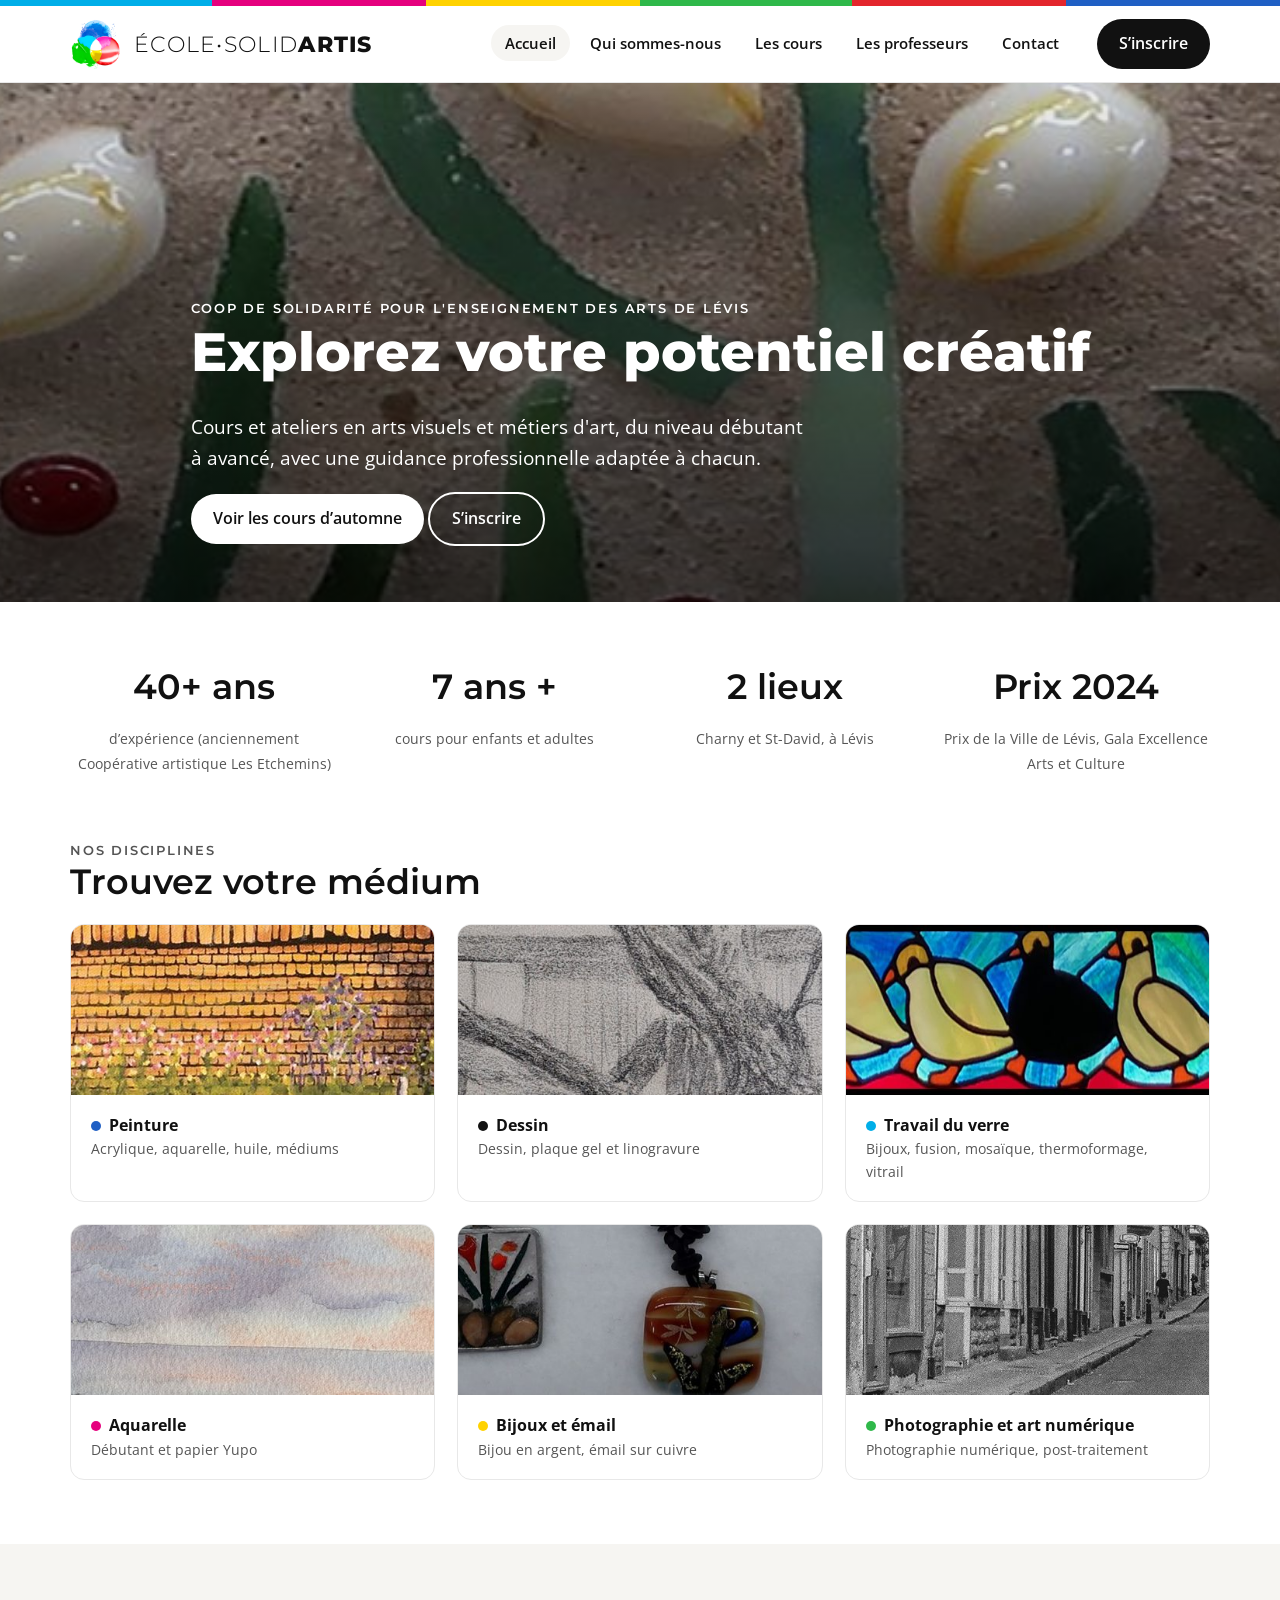
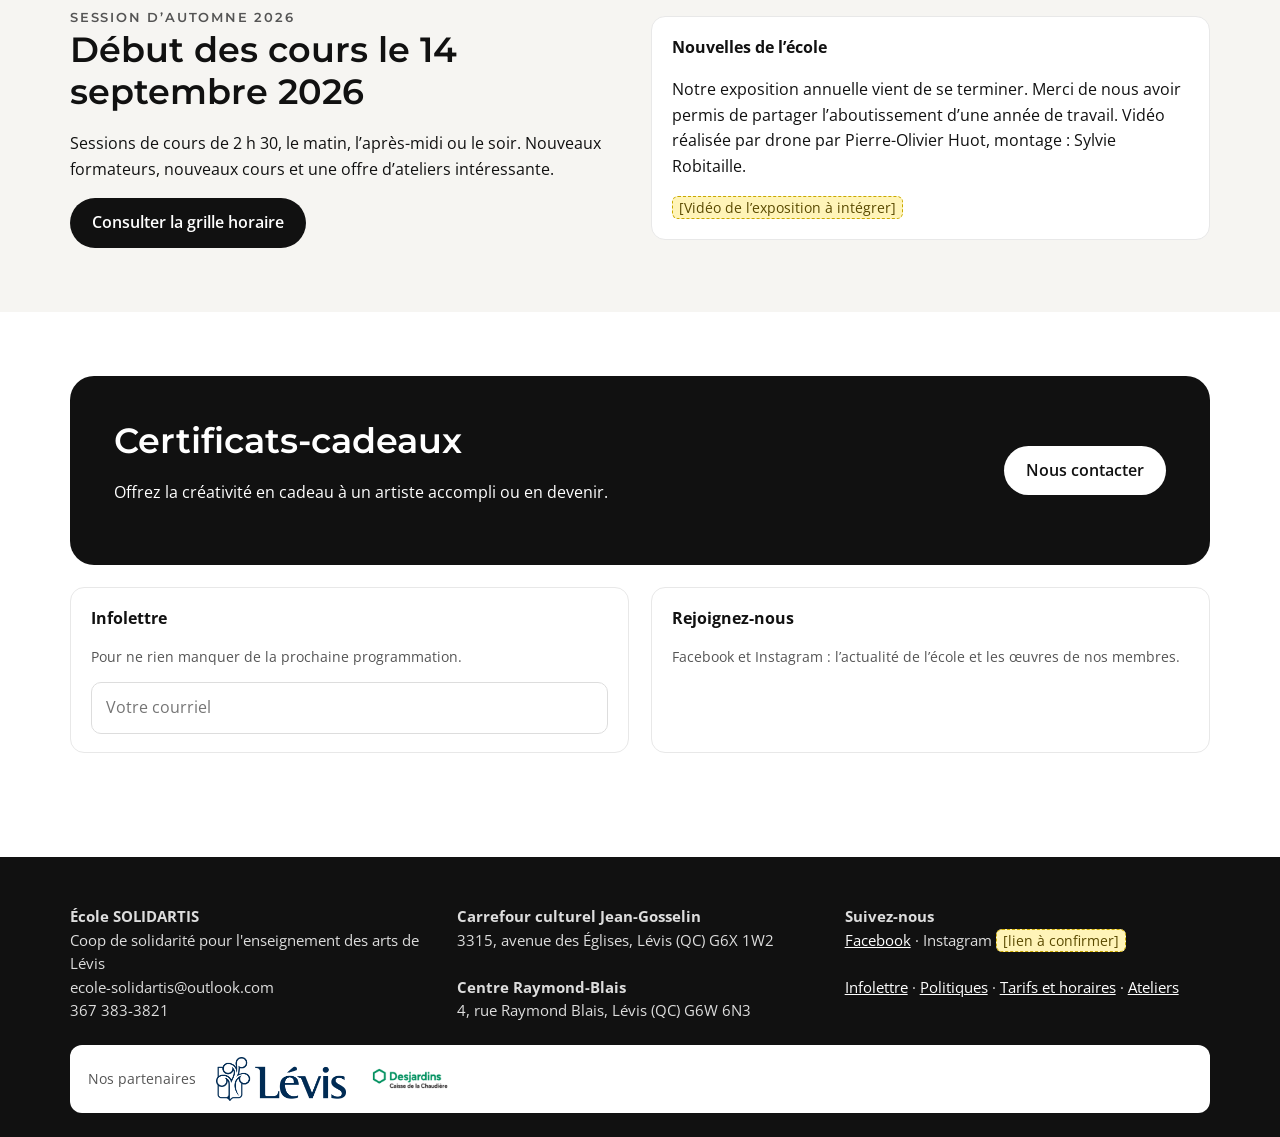
<file: index.html>
<!doctype html><html lang="fr-CA"><head><meta charset="utf-8"><meta name="viewport" content="width=device-width,initial-scale=1"><title>Accueil – École SOLIDARTIS</title><link rel="stylesheet" href="style.css"></head><body>
<div class="bar"></div><header><div class="wrap nav"><a class="brand" href="index.html"><img src="img/solidartis_logo.png" alt=""><span>ÉCOLE•SOLID<b>ARTIS</b></span></a><ul class="menu"><li><a class="on" href="index.html">Accueil</a></li><li><a class="" href="qui-sommes-nous.html">Qui sommes-nous</a></li><li><a class="" href="cours.html">Les cours</a></li><li><a class="" href="professeurs.html">Les professeurs</a></li><li><a class="" href="contact.html">Contact</a></li></ul><a class="btn" href="inscription.html">S’inscrire</a><button class="burger" aria-label="Menu" onclick="document.body.classList.toggle('open')">☰</button></div><nav class="mnav"><a href="index.html">Accueil</a><a href="qui-sommes-nous.html">Qui sommes-nous</a><a href="cours.html">Les cours</a><a href="professeurs.html">Les professeurs</a><a href="inscription.html">Inscription</a><a href="contact.html">Contact</a><a href="tarifs-horaires.html">Tarifs et horaires</a><a href="ateliers.html">Ateliers</a></nav></header>
<div class="hero"><img class="bg" src="img/mosaique.jpg" alt=""><div class="wrap"><div class="kicker" style="color:#fff">Coop de solidarité pour l'enseignement des arts de Lévis</div><h1>Explorez votre potentiel créatif</h1><p>Cours et ateliers en arts visuels et métiers d'art, du niveau débutant à avancé, avec une guidance professionnelle adaptée à chacun.</p><a class="btn" style="background:#fff;color:#111" href="cours.html">Voir les cours d’automne</a> <a class="btn alt" style="background:transparent;color:#fff;border-color:#fff" href="inscription.html">S’inscrire</a></div></div>
<section><div class="wrap"><div class="grid g4" style="text-align:center"><div><h2>40+ ans</h2><span class="note">d’expérience (anciennement Coopérative artistique Les Etchemins)</span></div><div><h2>7 ans +</h2><span class="note">cours pour enfants et adultes</span></div><div><h2>2 lieux</h2><span class="note">Charny et St-David, à Lévis</span></div><div><h2>Prix 2024</h2><span class="note">Prix de la Ville de Lévis, Gala Excellence Arts et Culture</span></div></div></div></section>
<section style="padding-top:0"><div class="wrap"><div class="kicker">Nos disciplines</div><h2>Trouvez votre médium</h2><div class="grid g3" style="margin-top:20px"><a class="card" href="cours.html" style="text-decoration:none"><img src="img/peinture.jpg" alt=""><div class="b"><span class="dot" style="background:var(--blue)"></span><b>Peinture</b><div class="note">Acrylique, aquarelle, huile, médiums</div></div></a><a class="card" href="cours.html" style="text-decoration:none"><img src="img/dessin.jpg" alt=""><div class="b"><span class="dot" style="background:var(--ink)"></span><b>Dessin</b><div class="note">Dessin, plaque gel et linogravure</div></div></a><a class="card" href="cours.html" style="text-decoration:none"><img src="img/vitrail.jpg" alt=""><div class="b"><span class="dot" style="background:var(--cyan)"></span><b>Travail du verre</b><div class="note">Bijoux, fusion, mosaïque, thermoformage, vitrail</div></div></a><a class="card" href="cours.html" style="text-decoration:none"><img src="img/aquarelle.jpg" alt=""><div class="b"><span class="dot" style="background:var(--mag)"></span><b>Aquarelle</b><div class="note">Débutant et papier Yupo</div></div></a><a class="card" href="cours.html" style="text-decoration:none"><img src="img/bijoux1.jpg" alt=""><div class="b"><span class="dot" style="background:var(--yel)"></span><b>Bijoux et émail</b><div class="note">Bijou en argent, émail sur cuivre</div></div></a><a class="card" href="cours.html" style="text-decoration:none"><img src="img/photographie.jpg" alt=""><div class="b"><span class="dot" style="background:var(--grn)"></span><b>Photographie et art numérique</b><div class="note">Photographie numérique, post-traitement</div></div></a></div></div></section>
<section style="background:var(--soft)"><div class="wrap grid g2" style="align-items:center"><div><div class="kicker">Session d’automne 2026</div><h2>Début des cours le 14 septembre 2026</h2><p>Sessions de cours de 2 h 30, le matin, l’après-midi ou le soir. Nouveaux formateurs, nouveaux cours et une offre d’ateliers intéressante.</p><a class="btn" href="cours.html">Consulter la grille horaire</a></div><div class="card"><div class="b"><b>Nouvelles de l’école</b><p>Notre exposition annuelle vient de se terminer. Merci de nous avoir permis de partager l’aboutissement d’une année de travail. Vidéo réalisée par drone par Pierre-Olivier Huot, montage : Sylvie Robitaille.</p><span class="ph">[Vidéo de l’exposition à intégrer]</span></div></div></div></section>
<section><div class="wrap"><div class="cta"><div><h2 style="color:#fff">Certificats-cadeaux</h2><p>Offrez la créativité en cadeau à un artiste accompli ou en devenir.</p></div><a class="btn" href="contact.html">Nous contacter</a></div><div class="grid g2" style="margin-top:22px"><div class="card"><div class="b"><b>Infolettre</b><p class="note">Pour ne rien manquer de la prochaine programmation.</p><input placeholder="Votre courriel"></div></div><div class="card"><div class="b"><b>Rejoignez-nous</b><p class="note">Facebook et Instagram : l’actualité de l’école et les œuvres de nos membres.</p></div></div></div></div></section>
<footer><div class="wrap grid g3"><div><b>École SOLIDARTIS</b><br>Coop de solidarité pour l'enseignement des arts de Lévis<br>ecole-solidartis@outlook.com<br>367 383-3821</div><div><b>Carrefour culturel Jean-Gosselin</b><br>3315, avenue des Églises, Lévis (QC) G6X 1W2<br><br><b>Centre Raymond-Blais</b><br>4, rue Raymond Blais, Lévis (QC) G6W 6N3</div><div><b>Suivez-nous</b><br><a href="https://www.facebook.com/ecolesolidartis?locale=fr_CA">Facebook</a> · Instagram <span class="ph">[lien à confirmer]</span><br><br><a href="contact.html#infolettre">Infolettre</a> · <a href="inscription.html#politiques">Politiques</a> · <a href="tarifs-horaires.html">Tarifs et horaires</a> · <a href="ateliers.html">Ateliers</a></div></div>
<div class="wrap"><div class="partners"><span class="note">Nos partenaires</span><img src="img/Levis.png" alt="Ville de Lévis"><img src="img/desjardins.png" alt="Desjardins"></div></div></footer>
<div class="mob-cta"><a class="btn" href="inscription.html">S’inscrire à un cours</a></div></body></html>
</file>
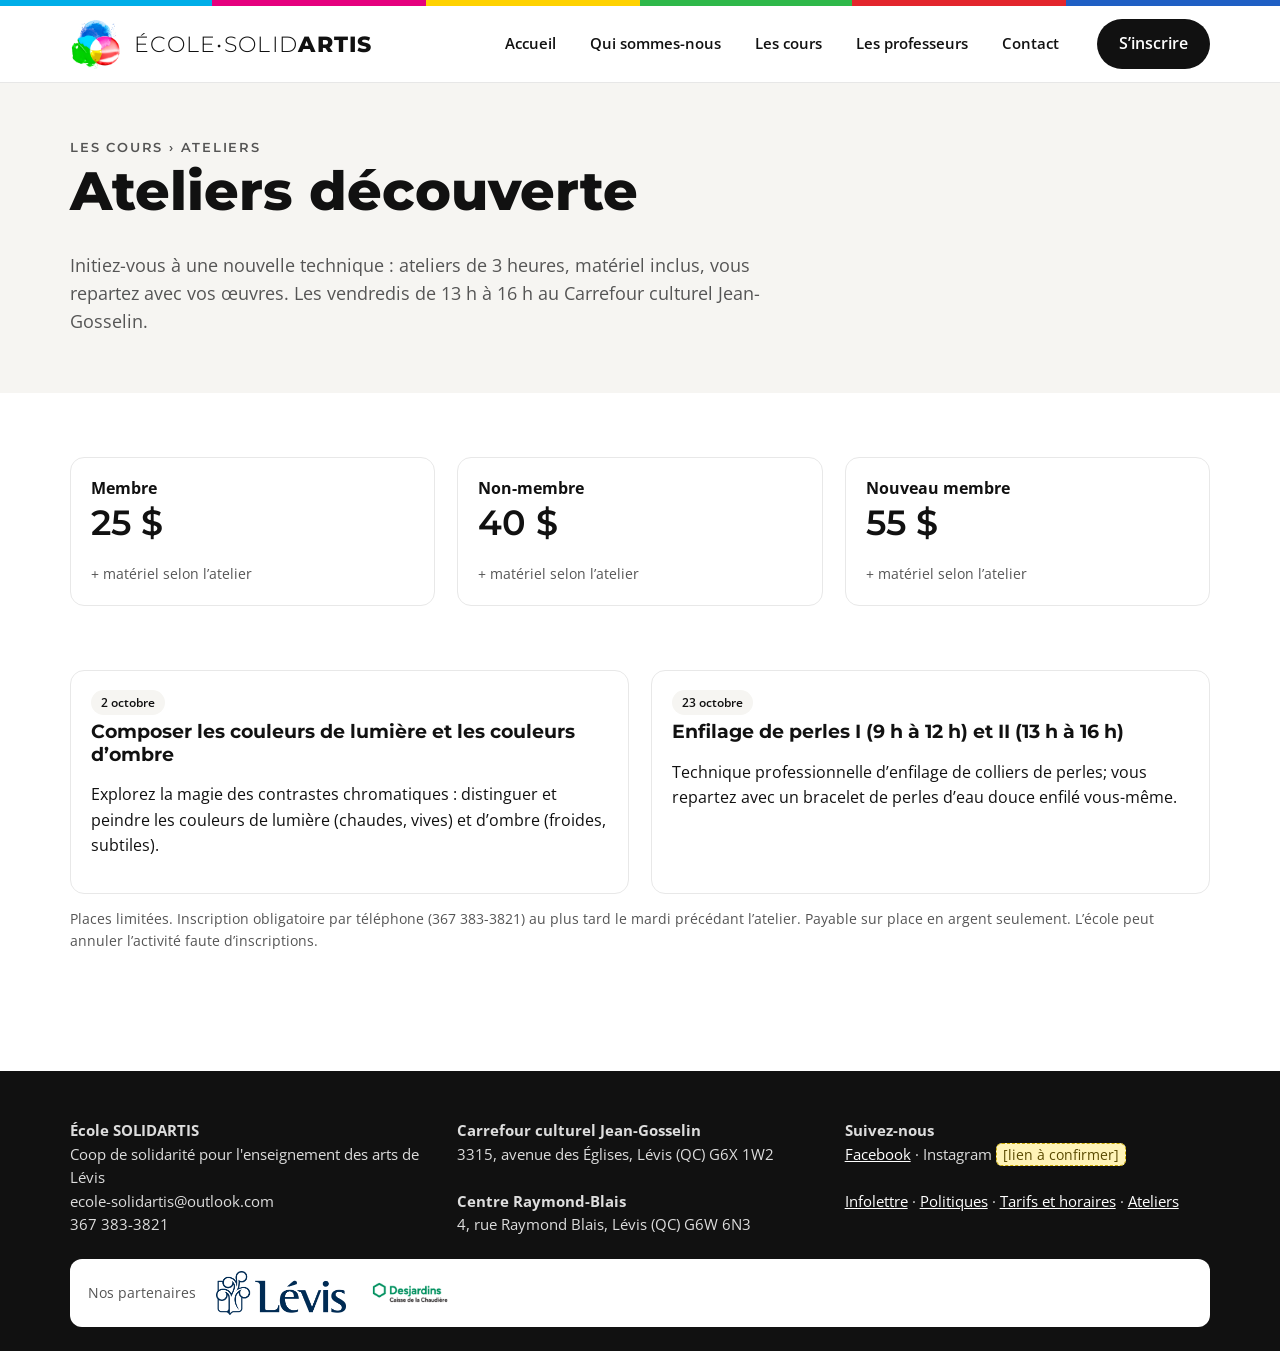
<file: ateliers.html>
<!doctype html><html lang="fr-CA"><head><meta charset="utf-8"><meta name="viewport" content="width=device-width,initial-scale=1"><title>Ateliers – École SOLIDARTIS</title><link rel="stylesheet" href="style.css"></head><body>
<div class="bar"></div><header><div class="wrap nav"><a class="brand" href="index.html"><img src="img/solidartis_logo.png" alt=""><span>ÉCOLE•SOLID<b>ARTIS</b></span></a><ul class="menu"><li><a class="" href="index.html">Accueil</a></li><li><a class="" href="qui-sommes-nous.html">Qui sommes-nous</a></li><li><a class="" href="cours.html">Les cours</a></li><li><a class="" href="professeurs.html">Les professeurs</a></li><li><a class="" href="contact.html">Contact</a></li></ul><a class="btn" href="inscription.html">S’inscrire</a><button class="burger" aria-label="Menu" onclick="document.body.classList.toggle('open')">☰</button></div><nav class="mnav"><a href="index.html">Accueil</a><a href="qui-sommes-nous.html">Qui sommes-nous</a><a href="cours.html">Les cours</a><a href="professeurs.html">Les professeurs</a><a href="inscription.html">Inscription</a><a href="contact.html">Contact</a><a href="tarifs-horaires.html">Tarifs et horaires</a><a href="ateliers.html">Ateliers</a></nav></header>
<div class="phead"><div class="wrap"><div class="kicker"><a href="cours.html">Les cours</a> › Ateliers</div><h1>Ateliers découverte</h1><p>Initiez-vous à une nouvelle technique : ateliers de 3 heures, matériel inclus, vous repartez avec vos œuvres. Les vendredis de 13 h à 16 h au Carrefour culturel Jean-Gosselin.</p></div></div>
<section><div class="wrap grid g3"><div class="card"><div class="b"><b>Membre</b><h2>25 $</h2><span class="note">+ matériel selon l’atelier</span></div></div><div class="card"><div class="b"><b>Non-membre</b><h2>40 $</h2><span class="note">+ matériel selon l’atelier</span></div></div><div class="card"><div class="b"><b>Nouveau membre</b><h2>55 $</h2><span class="note">+ matériel selon l’atelier</span></div></div></div></section>
<section style="padding-top:0"><div class="wrap grid g2"><div class="card"><div class="b"><span class="tag">2 octobre</span><h3>Composer les couleurs de lumière et les couleurs d’ombre</h3><p>Explorez la magie des contrastes chromatiques : distinguer et peindre les couleurs de lumière (chaudes, vives) et d’ombre (froides, subtiles).</p></div></div><div class="card"><div class="b"><span class="tag">23 octobre</span><h3>Enfilage de perles I (9 h à 12 h) et II (13 h à 16 h)</h3><p>Technique professionnelle d’enfilage de colliers de perles; vous repartez avec un bracelet de perles d’eau douce enfilé vous-même.</p></div></div></div>
<div class="wrap"><p class="note">Places limitées. Inscription obligatoire par téléphone (367 383-3821) au plus tard le mardi précédant l’atelier. Payable sur place en argent seulement. L’école peut annuler l’activité faute d’inscriptions.</p></div></section>
<footer><div class="wrap grid g3"><div><b>École SOLIDARTIS</b><br>Coop de solidarité pour l'enseignement des arts de Lévis<br>ecole-solidartis@outlook.com<br>367 383-3821</div><div><b>Carrefour culturel Jean-Gosselin</b><br>3315, avenue des Églises, Lévis (QC) G6X 1W2<br><br><b>Centre Raymond-Blais</b><br>4, rue Raymond Blais, Lévis (QC) G6W 6N3</div><div><b>Suivez-nous</b><br><a href="https://www.facebook.com/ecolesolidartis?locale=fr_CA">Facebook</a> · Instagram <span class="ph">[lien à confirmer]</span><br><br><a href="contact.html#infolettre">Infolettre</a> · <a href="inscription.html#politiques">Politiques</a> · <a href="tarifs-horaires.html">Tarifs et horaires</a> · <a href="ateliers.html">Ateliers</a></div></div>
<div class="wrap"><div class="partners"><span class="note">Nos partenaires</span><img src="img/Levis.png" alt="Ville de Lévis"><img src="img/desjardins.png" alt="Desjardins"></div></div></footer>
<div class="mob-cta"><a class="btn" href="inscription.html">S’inscrire à un cours</a></div></body></html>
</file>
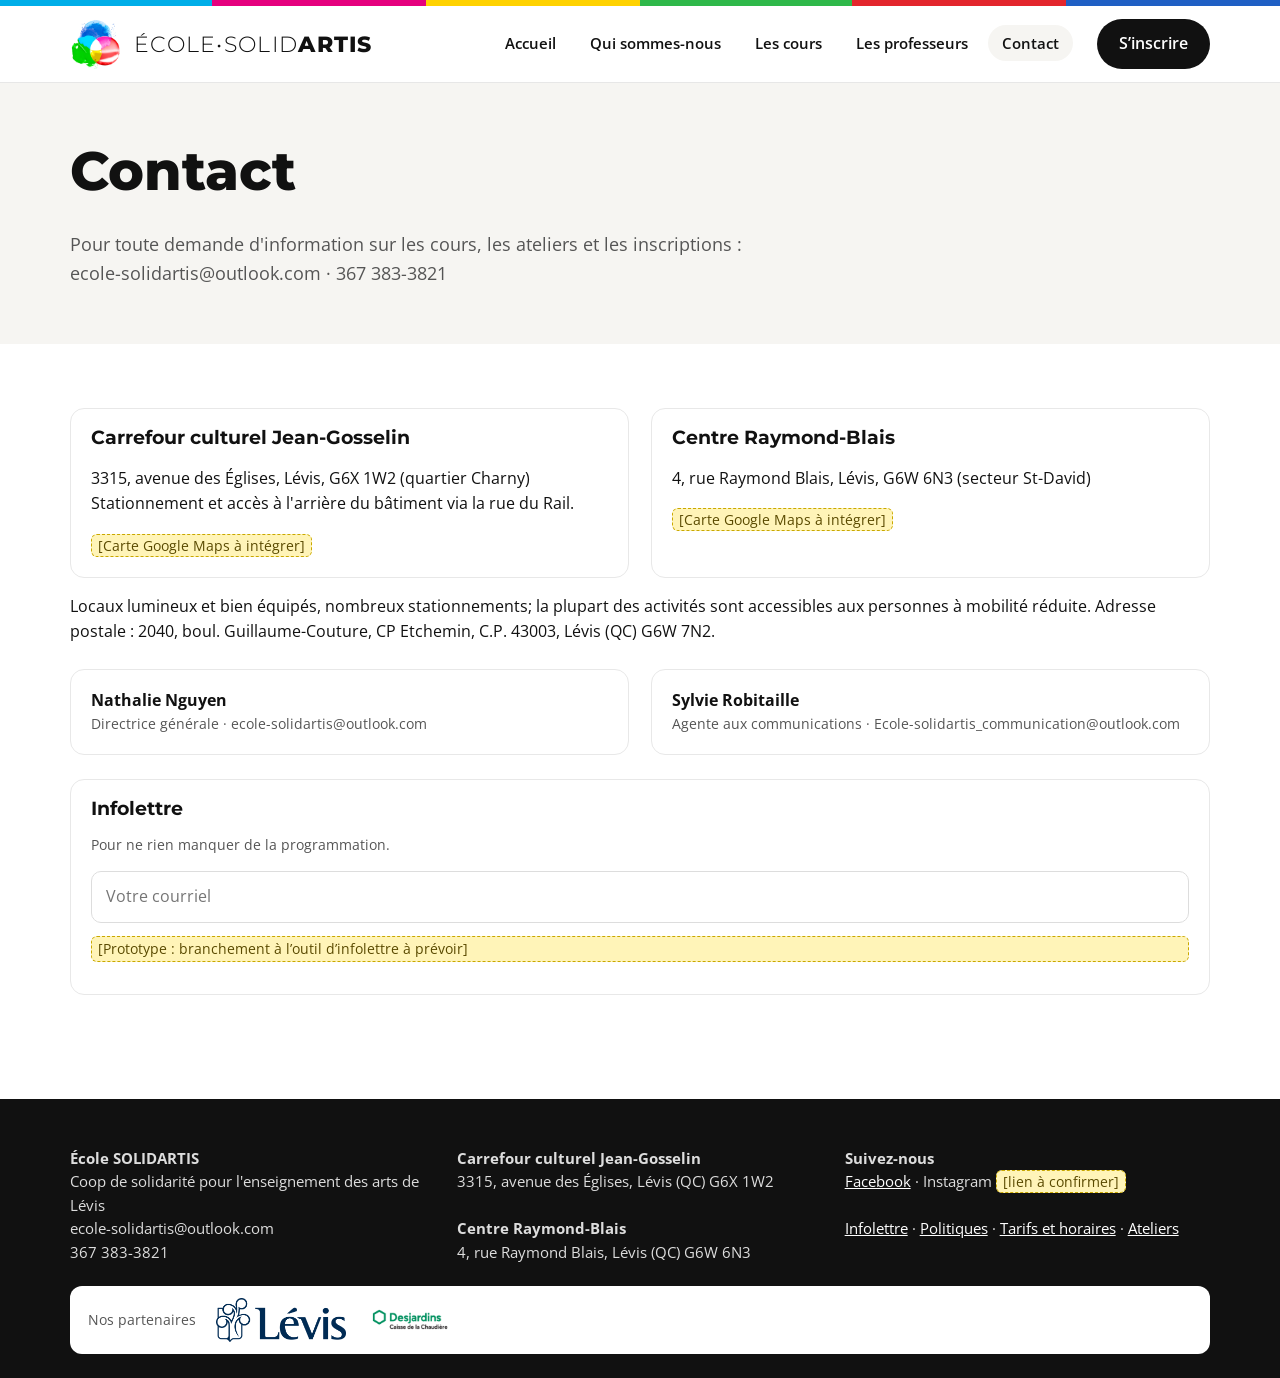
<file: contact.html>
<!doctype html><html lang="fr-CA"><head><meta charset="utf-8"><meta name="viewport" content="width=device-width,initial-scale=1"><title>Contact – École SOLIDARTIS</title><link rel="stylesheet" href="style.css"></head><body>
<div class="bar"></div><header><div class="wrap nav"><a class="brand" href="index.html"><img src="img/solidartis_logo.png" alt=""><span>ÉCOLE•SOLID<b>ARTIS</b></span></a><ul class="menu"><li><a class="" href="index.html">Accueil</a></li><li><a class="" href="qui-sommes-nous.html">Qui sommes-nous</a></li><li><a class="" href="cours.html">Les cours</a></li><li><a class="" href="professeurs.html">Les professeurs</a></li><li><a class="on" href="contact.html">Contact</a></li></ul><a class="btn" href="inscription.html">S’inscrire</a><button class="burger" aria-label="Menu" onclick="document.body.classList.toggle('open')">☰</button></div><nav class="mnav"><a href="index.html">Accueil</a><a href="qui-sommes-nous.html">Qui sommes-nous</a><a href="cours.html">Les cours</a><a href="professeurs.html">Les professeurs</a><a href="inscription.html">Inscription</a><a href="contact.html">Contact</a><a href="tarifs-horaires.html">Tarifs et horaires</a><a href="ateliers.html">Ateliers</a></nav></header>
<div class="phead"><div class="wrap"><h1>Contact</h1><p>Pour toute demande d'information sur les cours, les ateliers et les inscriptions : ecole-solidartis@outlook.com · 367 383-3821</p></div></div>
<section><div class="wrap grid g2"><div class="card"><div class="b"><h3>Carrefour culturel Jean-Gosselin</h3><p>3315, avenue des Églises, Lévis, G6X 1W2 (quartier Charny)<br>Stationnement et accès à l'arrière du bâtiment via la rue du Rail.</p><span class="ph">[Carte Google Maps à intégrer]</span></div></div><div class="card"><div class="b"><h3>Centre Raymond-Blais</h3><p>4, rue Raymond Blais, Lévis, G6W 6N3 (secteur St-David)</p><span class="ph">[Carte Google Maps à intégrer]</span></div></div></div>
<div class="wrap"><p>Locaux lumineux et bien équipés, nombreux stationnements; la plupart des activités sont accessibles aux personnes à mobilité réduite. Adresse postale : 2040, boul. Guillaume-Couture, CP Etchemin, C.P. 43003, Lévis (QC) G6W 7N2.</p>
<div class="grid g2" style="margin-top:24px"><div class="card"><div class="b"><b>Nathalie Nguyen</b><div class="note">Directrice générale · ecole-solidartis@outlook.com</div></div></div><div class="card"><div class="b"><b>Sylvie Robitaille</b><div class="note">Agente aux communications · Ecole-solidartis_communication@outlook.com</div></div></div></div>
<div class="card" id="infolettre" style="margin-top:24px"><div class="b"><h3>Infolettre</h3><p class="note">Pour ne rien manquer de la programmation.</p><input placeholder="Votre courriel"><p class="ph">[Prototype : branchement à l’outil d’infolettre à prévoir]</p></div></div></div></section>
<footer><div class="wrap grid g3"><div><b>École SOLIDARTIS</b><br>Coop de solidarité pour l'enseignement des arts de Lévis<br>ecole-solidartis@outlook.com<br>367 383-3821</div><div><b>Carrefour culturel Jean-Gosselin</b><br>3315, avenue des Églises, Lévis (QC) G6X 1W2<br><br><b>Centre Raymond-Blais</b><br>4, rue Raymond Blais, Lévis (QC) G6W 6N3</div><div><b>Suivez-nous</b><br><a href="https://www.facebook.com/ecolesolidartis?locale=fr_CA">Facebook</a> · Instagram <span class="ph">[lien à confirmer]</span><br><br><a href="contact.html#infolettre">Infolettre</a> · <a href="inscription.html#politiques">Politiques</a> · <a href="tarifs-horaires.html">Tarifs et horaires</a> · <a href="ateliers.html">Ateliers</a></div></div>
<div class="wrap"><div class="partners"><span class="note">Nos partenaires</span><img src="img/Levis.png" alt="Ville de Lévis"><img src="img/desjardins.png" alt="Desjardins"></div></div></footer>
<div class="mob-cta"><a class="btn" href="inscription.html">S’inscrire à un cours</a></div></body></html>
</file>
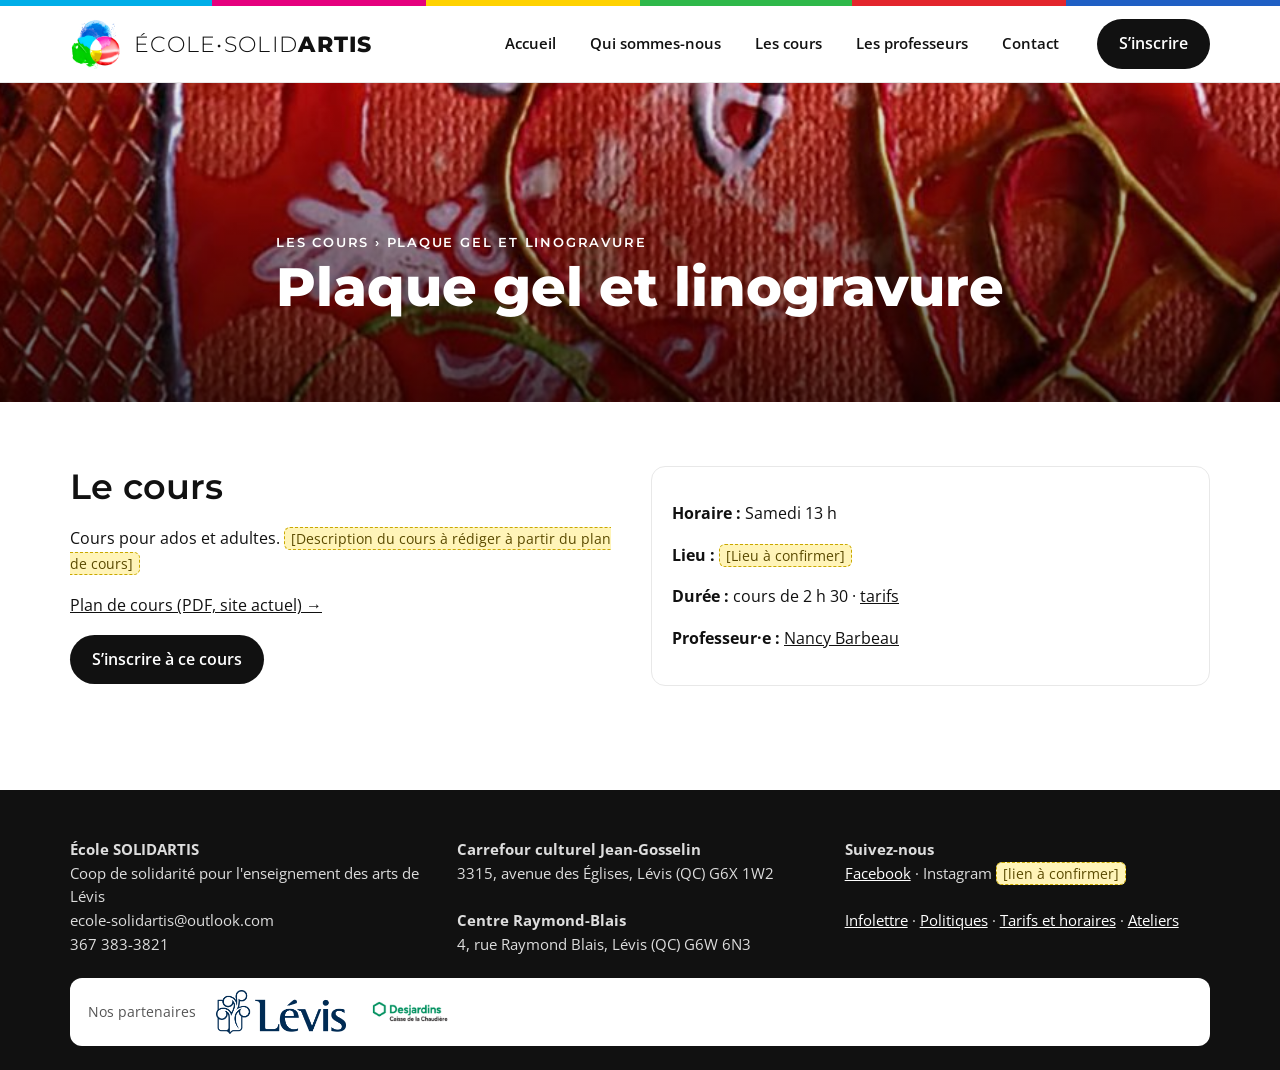
<file: cours-plaque-gel-linogravure.html>
<!doctype html><html lang="fr-CA"><head><meta charset="utf-8"><meta name="viewport" content="width=device-width,initial-scale=1"><title>Plaque gel et linogravure – École SOLIDARTIS</title><link rel="stylesheet" href="style.css"></head><body>
<div class="bar"></div><header><div class="wrap nav"><a class="brand" href="index.html"><img src="img/solidartis_logo.png" alt=""><span>ÉCOLE•SOLID<b>ARTIS</b></span></a><ul class="menu"><li><a class="" href="index.html">Accueil</a></li><li><a class="" href="qui-sommes-nous.html">Qui sommes-nous</a></li><li><a class="" href="cours.html">Les cours</a></li><li><a class="" href="professeurs.html">Les professeurs</a></li><li><a class="" href="contact.html">Contact</a></li></ul><a class="btn" href="inscription.html">S’inscrire</a><button class="burger" aria-label="Menu" onclick="document.body.classList.toggle('open')">☰</button></div><nav class="mnav"><a href="index.html">Accueil</a><a href="qui-sommes-nous.html">Qui sommes-nous</a><a href="cours.html">Les cours</a><a href="professeurs.html">Les professeurs</a><a href="inscription.html">Inscription</a><a href="contact.html">Contact</a><a href="tarifs-horaires.html">Tarifs et horaires</a><a href="ateliers.html">Ateliers</a></nav></header>
<div class="hero" style="min-height:320px"><img class="bg" src="img/TECHMixte.jpg" alt=""><div class="wrap"><div class="kicker" style="color:#fff"><a href="cours.html">Les cours</a> › Plaque gel et linogravure</div><h1>Plaque gel et linogravure</h1></div></div>
<section><div class="wrap grid g2"><div><h2>Le cours</h2><p>Cours pour ados et adultes. <span class="ph">[Description du cours à rédiger à partir du plan de cours]</span></p><p><a href="https://ecolesolidartis.ca/pdf/plc_Lino_Plaque_gel_N_Barbeau.pdf">Plan de cours (PDF, site actuel) →</a></p><a class="btn" href="inscription.html">S’inscrire à ce cours</a></div>
<div class="card"><div class="b"><p><b>Horaire :</b> Samedi 13 h</p><p><b>Lieu :</b> <span class="ph">[Lieu à confirmer]</span></p><p><b>Durée :</b> cours de 2 h 30 · <a href="tarifs-horaires.html">tarifs</a></p><p><b>Professeur·e :</b> <a href="prof-nancy-barbeau.html">Nancy Barbeau</a></p></div></div></div></section>
<footer><div class="wrap grid g3"><div><b>École SOLIDARTIS</b><br>Coop de solidarité pour l'enseignement des arts de Lévis<br>ecole-solidartis@outlook.com<br>367 383-3821</div><div><b>Carrefour culturel Jean-Gosselin</b><br>3315, avenue des Églises, Lévis (QC) G6X 1W2<br><br><b>Centre Raymond-Blais</b><br>4, rue Raymond Blais, Lévis (QC) G6W 6N3</div><div><b>Suivez-nous</b><br><a href="https://www.facebook.com/ecolesolidartis?locale=fr_CA">Facebook</a> · Instagram <span class="ph">[lien à confirmer]</span><br><br><a href="contact.html#infolettre">Infolettre</a> · <a href="inscription.html#politiques">Politiques</a> · <a href="tarifs-horaires.html">Tarifs et horaires</a> · <a href="ateliers.html">Ateliers</a></div></div>
<div class="wrap"><div class="partners"><span class="note">Nos partenaires</span><img src="img/Levis.png" alt="Ville de Lévis"><img src="img/desjardins.png" alt="Desjardins"></div></div></footer>
<div class="mob-cta"><a class="btn" href="inscription.html">S’inscrire à un cours</a></div></body></html>
</file>
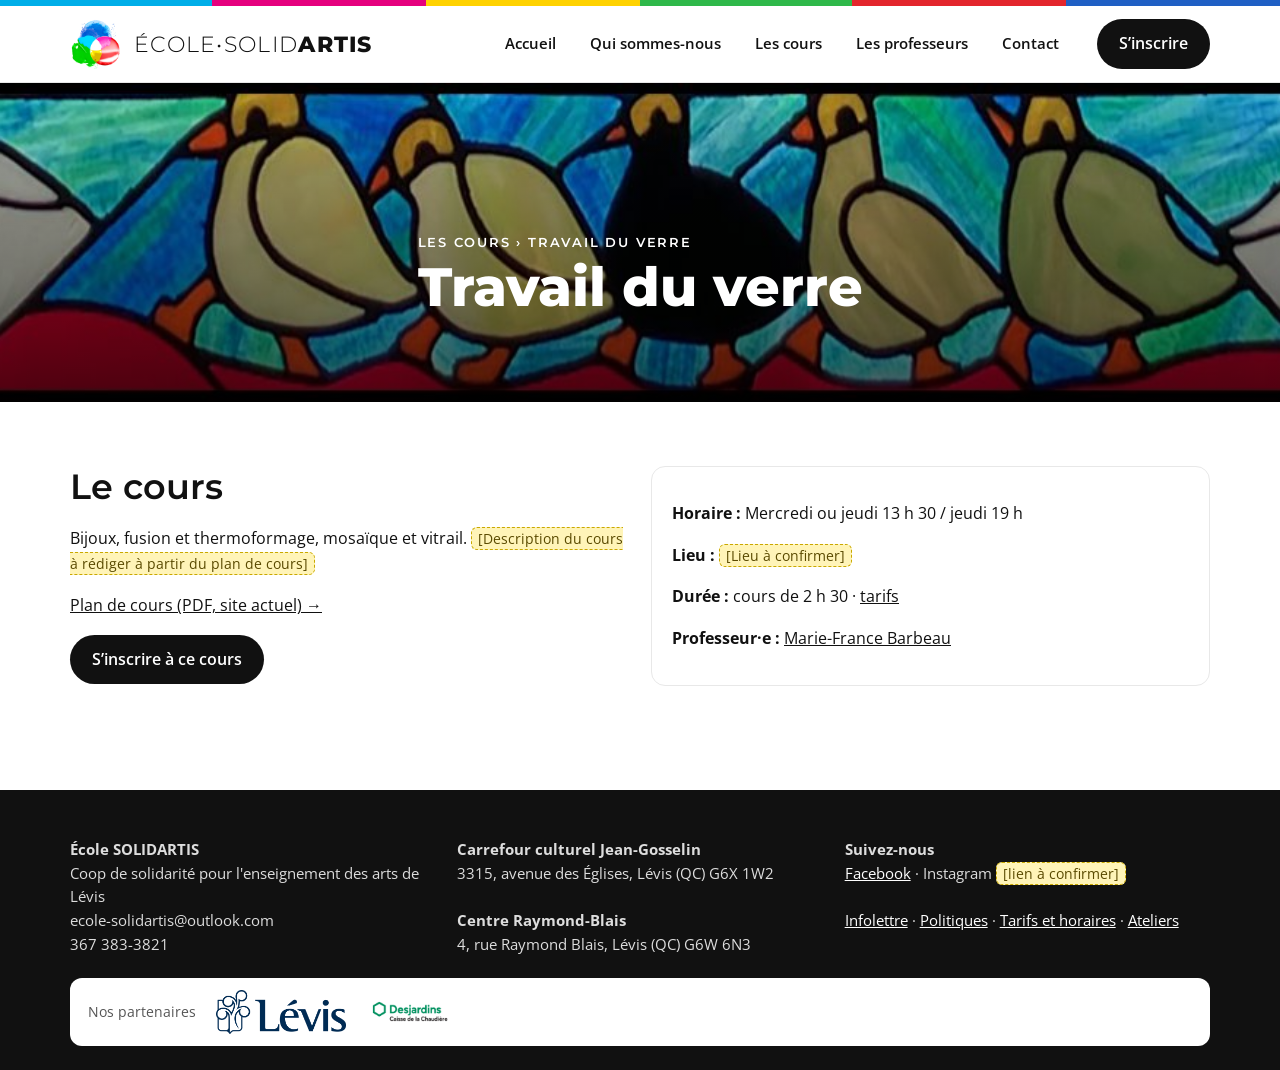
<file: cours-travail-du-verre.html>
<!doctype html><html lang="fr-CA"><head><meta charset="utf-8"><meta name="viewport" content="width=device-width,initial-scale=1"><title>Travail du verre – École SOLIDARTIS</title><link rel="stylesheet" href="style.css"></head><body>
<div class="bar"></div><header><div class="wrap nav"><a class="brand" href="index.html"><img src="img/solidartis_logo.png" alt=""><span>ÉCOLE•SOLID<b>ARTIS</b></span></a><ul class="menu"><li><a class="" href="index.html">Accueil</a></li><li><a class="" href="qui-sommes-nous.html">Qui sommes-nous</a></li><li><a class="" href="cours.html">Les cours</a></li><li><a class="" href="professeurs.html">Les professeurs</a></li><li><a class="" href="contact.html">Contact</a></li></ul><a class="btn" href="inscription.html">S’inscrire</a><button class="burger" aria-label="Menu" onclick="document.body.classList.toggle('open')">☰</button></div><nav class="mnav"><a href="index.html">Accueil</a><a href="qui-sommes-nous.html">Qui sommes-nous</a><a href="cours.html">Les cours</a><a href="professeurs.html">Les professeurs</a><a href="inscription.html">Inscription</a><a href="contact.html">Contact</a><a href="tarifs-horaires.html">Tarifs et horaires</a><a href="ateliers.html">Ateliers</a></nav></header>
<div class="hero" style="min-height:320px"><img class="bg" src="img/vitrail.jpg" alt=""><div class="wrap"><div class="kicker" style="color:#fff"><a href="cours.html">Les cours</a> › Travail du verre</div><h1>Travail du verre</h1></div></div>
<section><div class="wrap grid g2"><div><h2>Le cours</h2><p>Bijoux, fusion et thermoformage, mosaïque et vitrail. <span class="ph">[Description du cours à rédiger à partir du plan de cours]</span></p><p><a href="https://ecolesolidartis.ca/pdf/Plan_cours_Vitrail_%20M-F_B.pdf">Plan de cours (PDF, site actuel) →</a></p><a class="btn" href="inscription.html">S’inscrire à ce cours</a></div>
<div class="card"><div class="b"><p><b>Horaire :</b> Mercredi ou jeudi 13 h 30 / jeudi 19 h</p><p><b>Lieu :</b> <span class="ph">[Lieu à confirmer]</span></p><p><b>Durée :</b> cours de 2 h 30 · <a href="tarifs-horaires.html">tarifs</a></p><p><b>Professeur·e :</b> <a href="prof-marie-france-barbeau.html">Marie-France Barbeau</a></p></div></div></div></section>
<footer><div class="wrap grid g3"><div><b>École SOLIDARTIS</b><br>Coop de solidarité pour l'enseignement des arts de Lévis<br>ecole-solidartis@outlook.com<br>367 383-3821</div><div><b>Carrefour culturel Jean-Gosselin</b><br>3315, avenue des Églises, Lévis (QC) G6X 1W2<br><br><b>Centre Raymond-Blais</b><br>4, rue Raymond Blais, Lévis (QC) G6W 6N3</div><div><b>Suivez-nous</b><br><a href="https://www.facebook.com/ecolesolidartis?locale=fr_CA">Facebook</a> · Instagram <span class="ph">[lien à confirmer]</span><br><br><a href="contact.html#infolettre">Infolettre</a> · <a href="inscription.html#politiques">Politiques</a> · <a href="tarifs-horaires.html">Tarifs et horaires</a> · <a href="ateliers.html">Ateliers</a></div></div>
<div class="wrap"><div class="partners"><span class="note">Nos partenaires</span><img src="img/Levis.png" alt="Ville de Lévis"><img src="img/desjardins.png" alt="Desjardins"></div></div></footer>
<div class="mob-cta"><a class="btn" href="inscription.html">S’inscrire à un cours</a></div></body></html>
</file>
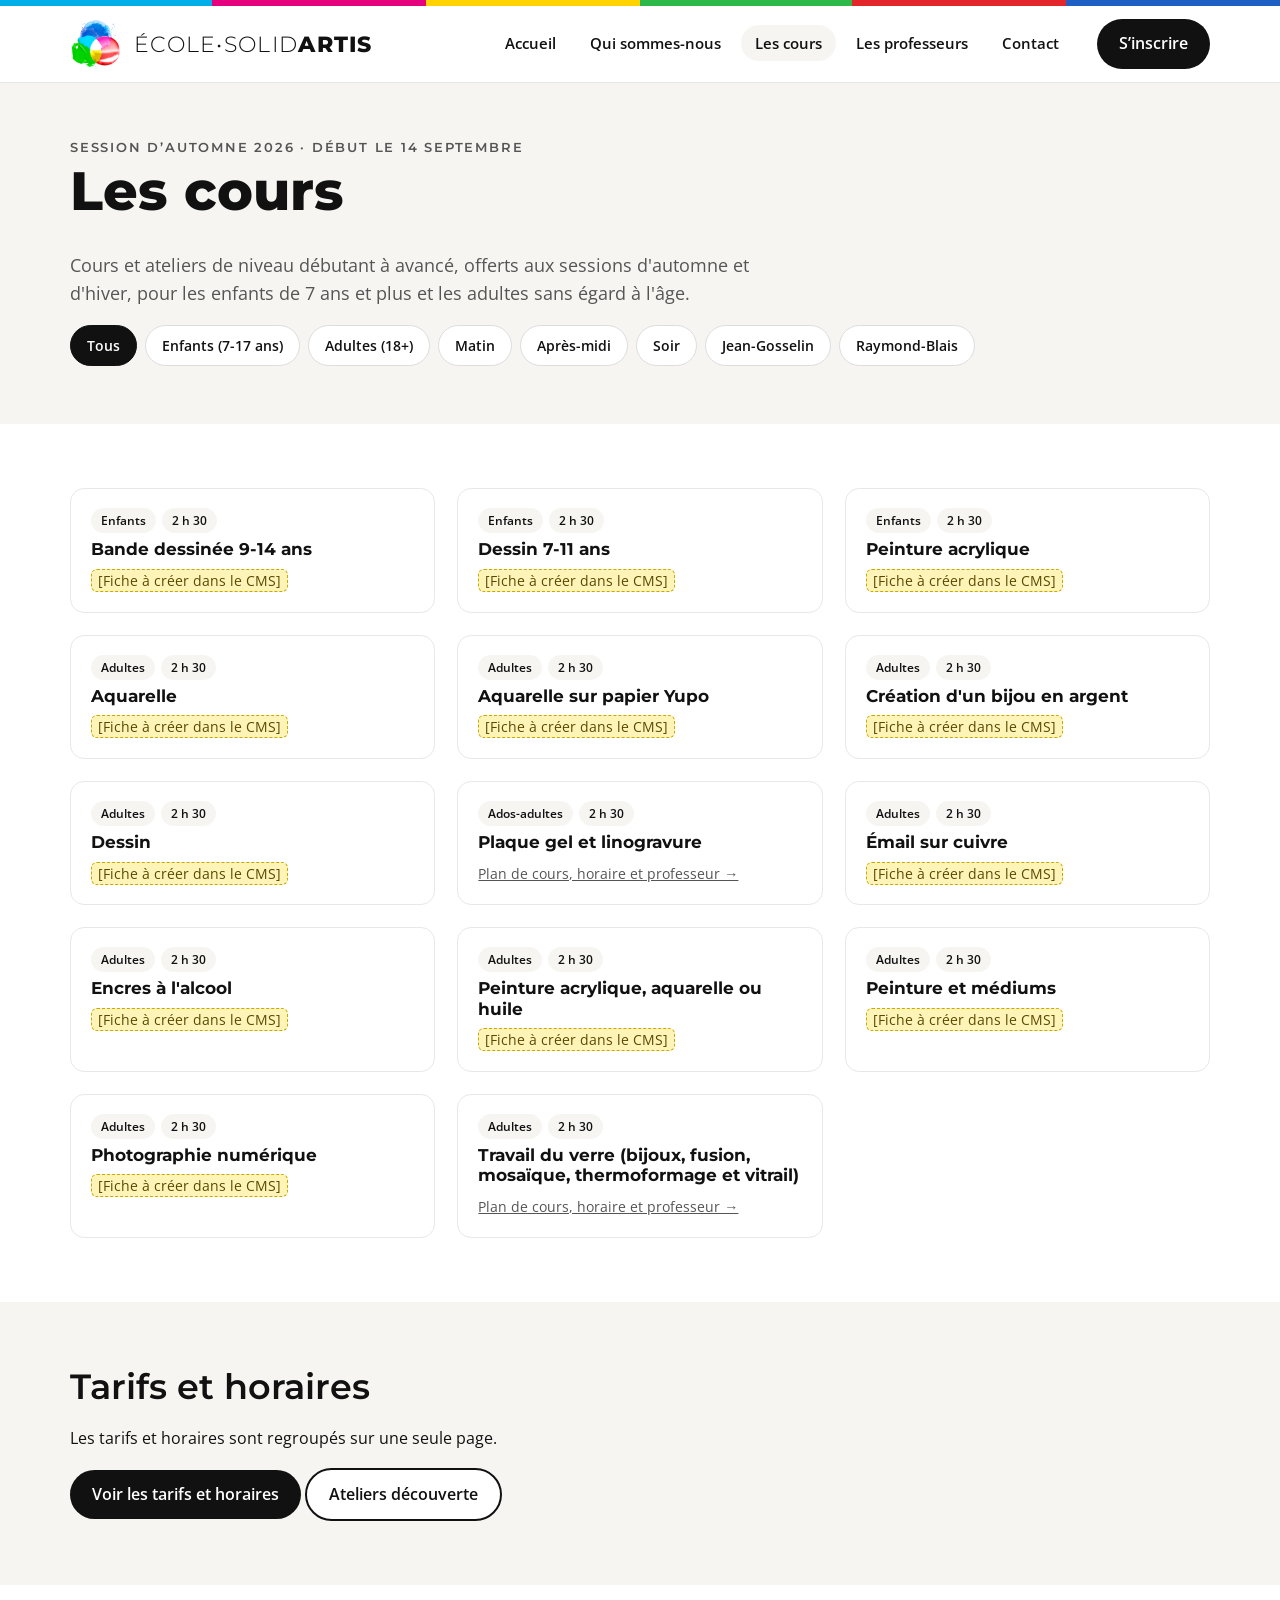
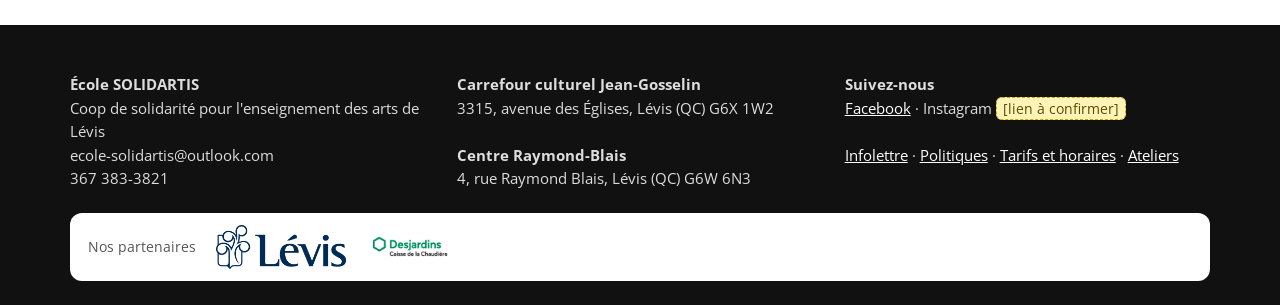
<file: cours.html>
<!doctype html><html lang="fr-CA"><head><meta charset="utf-8"><meta name="viewport" content="width=device-width,initial-scale=1"><title>Les cours – École SOLIDARTIS</title><link rel="stylesheet" href="style.css"></head><body>
<div class="bar"></div><header><div class="wrap nav"><a class="brand" href="index.html"><img src="img/solidartis_logo.png" alt=""><span>ÉCOLE•SOLID<b>ARTIS</b></span></a><ul class="menu"><li><a class="" href="index.html">Accueil</a></li><li><a class="" href="qui-sommes-nous.html">Qui sommes-nous</a></li><li><a class="on" href="cours.html">Les cours</a></li><li><a class="" href="professeurs.html">Les professeurs</a></li><li><a class="" href="contact.html">Contact</a></li></ul><a class="btn" href="inscription.html">S’inscrire</a><button class="burger" aria-label="Menu" onclick="document.body.classList.toggle('open')">☰</button></div><nav class="mnav"><a href="index.html">Accueil</a><a href="qui-sommes-nous.html">Qui sommes-nous</a><a href="cours.html">Les cours</a><a href="professeurs.html">Les professeurs</a><a href="inscription.html">Inscription</a><a href="contact.html">Contact</a><a href="tarifs-horaires.html">Tarifs et horaires</a><a href="ateliers.html">Ateliers</a></nav></header>
<div class="phead"><div class="wrap"><div class="kicker">Session d’automne 2026 · début le 14 septembre</div><h1>Les cours</h1><p>Cours et ateliers de niveau débutant à avancé, offerts aux sessions d'automne et d'hiver, pour les enfants de 7 ans et plus et les adultes sans égard à l'âge.</p>
<div class="chips"><span class="chip on">Tous</span><span class="chip">Enfants (7-17 ans)</span><span class="chip">Adultes (18+)</span><span class="chip">Matin</span><span class="chip">Après-midi</span><span class="chip">Soir</span><span class="chip">Jean-Gosselin</span><span class="chip">Raymond-Blais</span></div></div></div>
<section><div class="wrap"><div class="grid g3"><div class="card"><div class="b"><span class="tag">Enfants</span><span class="tag">2 h 30</span><h3 style="font-size:1.05rem">Bande dessinée 9-14 ans</h3><span class="note ph">[Fiche à créer dans le CMS]</span></div></div><div class="card"><div class="b"><span class="tag">Enfants</span><span class="tag">2 h 30</span><h3 style="font-size:1.05rem">Dessin 7-11 ans</h3><span class="note ph">[Fiche à créer dans le CMS]</span></div></div><div class="card"><div class="b"><span class="tag">Enfants</span><span class="tag">2 h 30</span><h3 style="font-size:1.05rem">Peinture acrylique</h3><span class="note ph">[Fiche à créer dans le CMS]</span></div></div><div class="card"><div class="b"><span class="tag">Adultes</span><span class="tag">2 h 30</span><h3 style="font-size:1.05rem">Aquarelle</h3><span class="note ph">[Fiche à créer dans le CMS]</span></div></div><div class="card"><div class="b"><span class="tag">Adultes</span><span class="tag">2 h 30</span><h3 style="font-size:1.05rem">Aquarelle sur papier Yupo</h3><span class="note ph">[Fiche à créer dans le CMS]</span></div></div><div class="card"><div class="b"><span class="tag">Adultes</span><span class="tag">2 h 30</span><h3 style="font-size:1.05rem">Création d'un bijou en argent</h3><span class="note ph">[Fiche à créer dans le CMS]</span></div></div><div class="card"><div class="b"><span class="tag">Adultes</span><span class="tag">2 h 30</span><h3 style="font-size:1.05rem">Dessin</h3><span class="note ph">[Fiche à créer dans le CMS]</span></div></div><div class="card"><div class="b"><span class="tag">Ados-adultes</span><span class="tag">2 h 30</span><h3 style="font-size:1.05rem">Plaque gel et linogravure</h3><a class="note" href="cours-plaque-gel-linogravure.html">Plan de cours, horaire et professeur →</a></div></div><div class="card"><div class="b"><span class="tag">Adultes</span><span class="tag">2 h 30</span><h3 style="font-size:1.05rem">Émail sur cuivre</h3><span class="note ph">[Fiche à créer dans le CMS]</span></div></div><div class="card"><div class="b"><span class="tag">Adultes</span><span class="tag">2 h 30</span><h3 style="font-size:1.05rem">Encres à l'alcool</h3><span class="note ph">[Fiche à créer dans le CMS]</span></div></div><div class="card"><div class="b"><span class="tag">Adultes</span><span class="tag">2 h 30</span><h3 style="font-size:1.05rem">Peinture acrylique, aquarelle ou huile</h3><span class="note ph">[Fiche à créer dans le CMS]</span></div></div><div class="card"><div class="b"><span class="tag">Adultes</span><span class="tag">2 h 30</span><h3 style="font-size:1.05rem">Peinture et médiums</h3><span class="note ph">[Fiche à créer dans le CMS]</span></div></div><div class="card"><div class="b"><span class="tag">Adultes</span><span class="tag">2 h 30</span><h3 style="font-size:1.05rem">Photographie numérique</h3><span class="note ph">[Fiche à créer dans le CMS]</span></div></div><div class="card"><div class="b"><span class="tag">Adultes</span><span class="tag">2 h 30</span><h3 style="font-size:1.05rem">Travail du verre (bijoux, fusion, mosaïque, thermoformage et vitrail)</h3><a class="note" href="cours-travail-du-verre.html">Plan de cours, horaire et professeur →</a></div></div></div></div></section>
<section style="background:var(--soft)"><div class="wrap"><h2>Tarifs et horaires</h2><p>Les tarifs et horaires sont regroupés sur une seule page.</p><a class="btn" href="tarifs-horaires.html">Voir les tarifs et horaires</a> <a class="btn alt" href="ateliers.html">Ateliers découverte</a></div></section>
<footer><div class="wrap grid g3"><div><b>École SOLIDARTIS</b><br>Coop de solidarité pour l'enseignement des arts de Lévis<br>ecole-solidartis@outlook.com<br>367 383-3821</div><div><b>Carrefour culturel Jean-Gosselin</b><br>3315, avenue des Églises, Lévis (QC) G6X 1W2<br><br><b>Centre Raymond-Blais</b><br>4, rue Raymond Blais, Lévis (QC) G6W 6N3</div><div><b>Suivez-nous</b><br><a href="https://www.facebook.com/ecolesolidartis?locale=fr_CA">Facebook</a> · Instagram <span class="ph">[lien à confirmer]</span><br><br><a href="contact.html#infolettre">Infolettre</a> · <a href="inscription.html#politiques">Politiques</a> · <a href="tarifs-horaires.html">Tarifs et horaires</a> · <a href="ateliers.html">Ateliers</a></div></div>
<div class="wrap"><div class="partners"><span class="note">Nos partenaires</span><img src="img/Levis.png" alt="Ville de Lévis"><img src="img/desjardins.png" alt="Desjardins"></div></div></footer>
<div class="mob-cta"><a class="btn" href="inscription.html">S’inscrire à un cours</a></div></body></html>
</file>
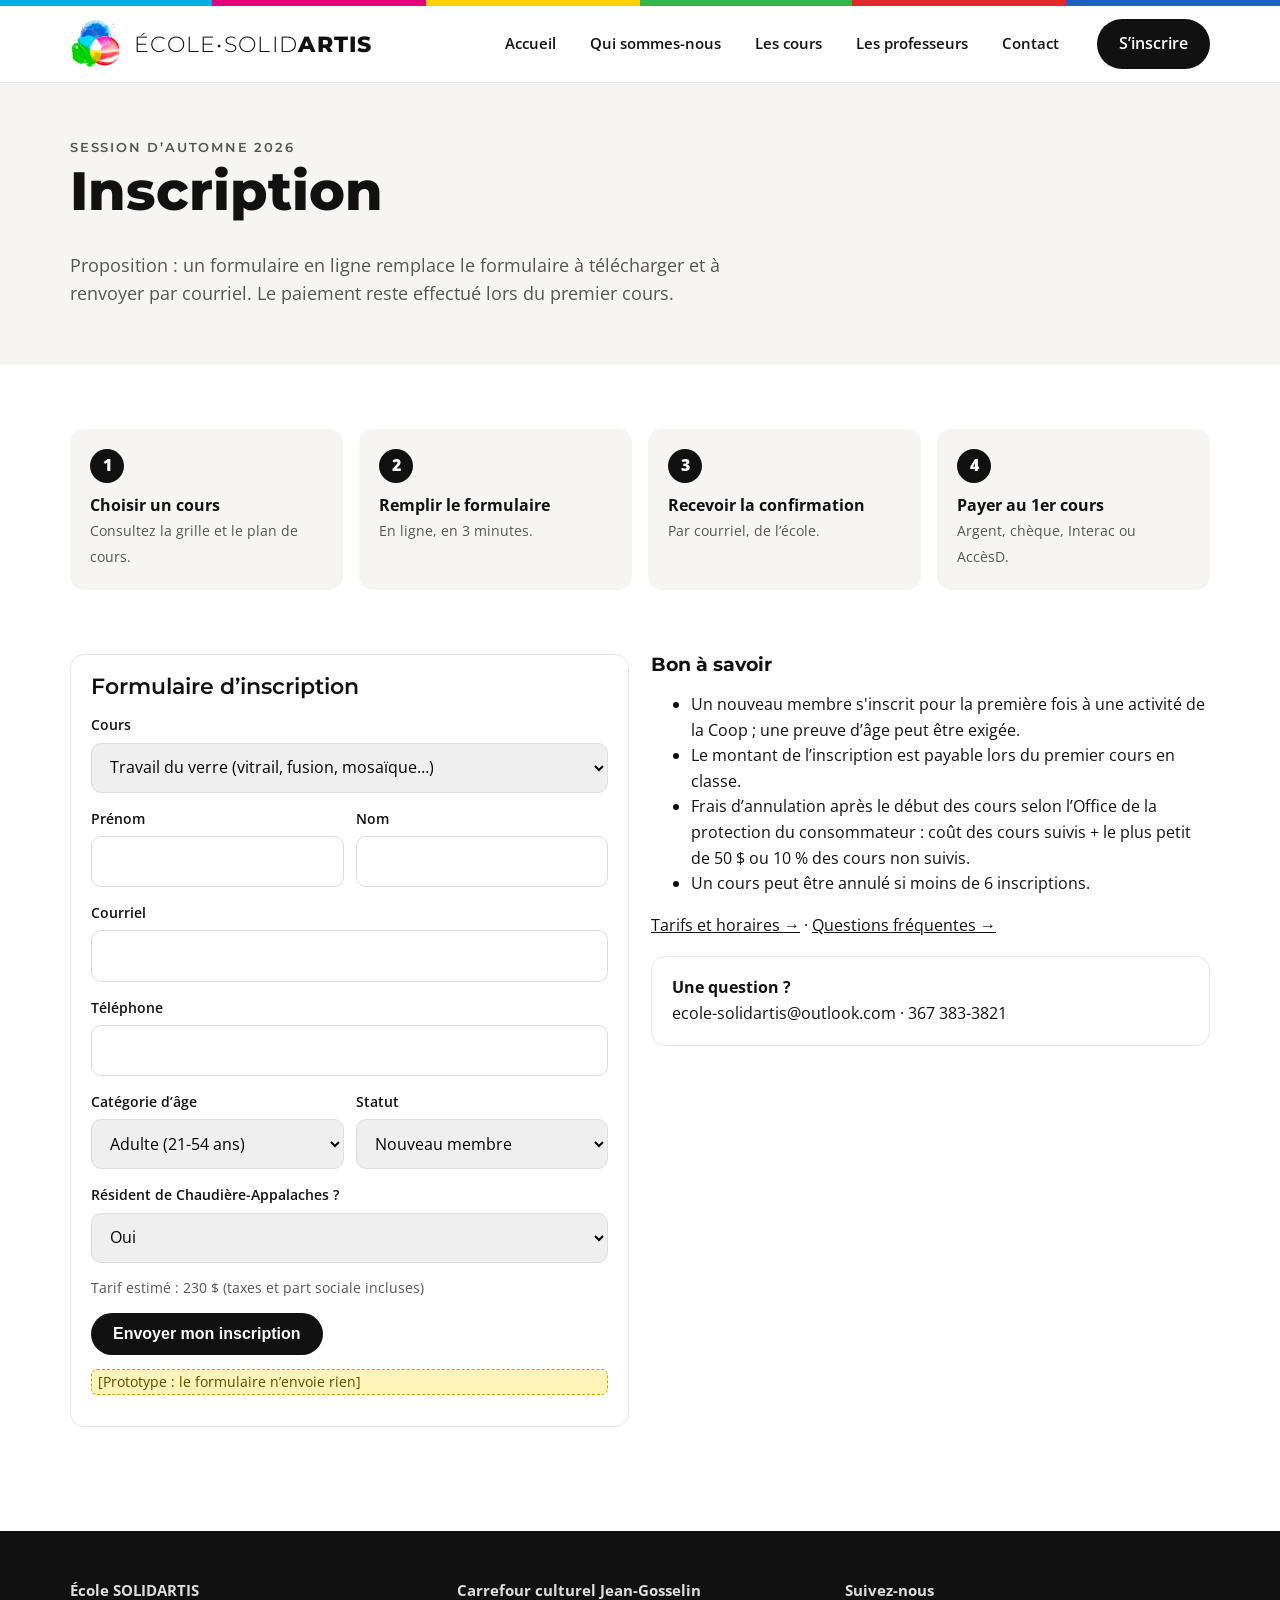
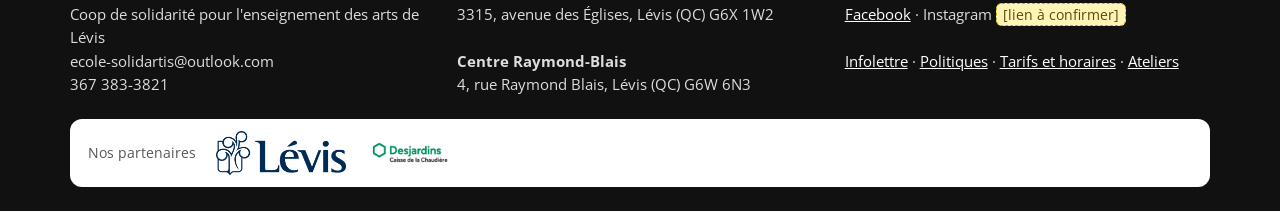
<file: inscription.html>
<!doctype html><html lang="fr-CA"><head><meta charset="utf-8"><meta name="viewport" content="width=device-width,initial-scale=1"><title>Inscription – École SOLIDARTIS</title><link rel="stylesheet" href="style.css"></head><body>
<div class="bar"></div><header><div class="wrap nav"><a class="brand" href="index.html"><img src="img/solidartis_logo.png" alt=""><span>ÉCOLE•SOLID<b>ARTIS</b></span></a><ul class="menu"><li><a class="" href="index.html">Accueil</a></li><li><a class="" href="qui-sommes-nous.html">Qui sommes-nous</a></li><li><a class="" href="cours.html">Les cours</a></li><li><a class="" href="professeurs.html">Les professeurs</a></li><li><a class="" href="contact.html">Contact</a></li></ul><a class="btn" href="inscription.html">S’inscrire</a><button class="burger" aria-label="Menu" onclick="document.body.classList.toggle('open')">☰</button></div><nav class="mnav"><a href="index.html">Accueil</a><a href="qui-sommes-nous.html">Qui sommes-nous</a><a href="cours.html">Les cours</a><a href="professeurs.html">Les professeurs</a><a href="inscription.html">Inscription</a><a href="contact.html">Contact</a><a href="tarifs-horaires.html">Tarifs et horaires</a><a href="ateliers.html">Ateliers</a></nav></header>
<div class="phead"><div class="wrap"><div class="kicker">Session d’automne 2026</div><h1>Inscription</h1><p>Proposition : un formulaire en ligne remplace le formulaire à télécharger et à renvoyer par courriel. Le paiement reste effectué lors du premier cours.</p></div></div>
<section><div class="wrap"><div class="steps"><div><b>Choisir un cours</b><br><span class="note">Consultez la grille et le plan de cours.</span></div><div><b>Remplir le formulaire</b><br><span class="note">En ligne, en 3 minutes.</span></div><div><b>Recevoir la confirmation</b><br><span class="note">Par courriel, de l’école.</span></div><div><b>Payer au 1er cours</b><br><span class="note">Argent, chèque, Interac ou AccèsD.</span></div></div></div></section>
<section style="padding-top:0"><div class="wrap grid g2"><div class="card"><div class="b"><h2 style="font-size:1.4rem">Formulaire d’inscription</h2><label>Cours</label><select><option>Travail du verre (vitrail, fusion, mosaïque…)</option><option>Plaque gel et linogravure</option><option>[Liste des cours de la session, gérée dans le CMS]</option></select><div class="grid g2" style="gap:12px"><div><label>Prénom</label><input></div><div><label>Nom</label><input></div></div><label>Courriel</label><input><label>Téléphone</label><input><div class="grid g2" style="gap:12px"><div><label>Catégorie d’âge</label><select><option>Adulte (21-54 ans)</option><option>7 à 20 ans</option><option>55 ans et +</option></select></div><div><label>Statut</label><select><option>Nouveau membre</option><option>Membre régulier</option></select></div></div><label>Résident de Chaudière-Appalaches ?</label><select><option>Oui</option><option>Non</option></select><p class="note">Tarif estimé : 230 $ (taxes et part sociale incluses)</p><button class="btn">Envoyer mon inscription</button><p class="ph">[Prototype : le formulaire n’envoie rien]</p></div></div>
<div id="politiques"><h3>Bon à savoir</h3><ul><li>Un nouveau membre s'inscrit pour la première fois à une activité de la Coop ; une preuve d’âge peut être exigée.</li><li>Le montant de l’inscription est payable lors du premier cours en classe.</li><li>Frais d’annulation après le début des cours selon l’Office de la protection du consommateur : coût des cours suivis + le plus petit de 50 $ ou 10 % des cours non suivis.</li><li>Un cours peut être annulé si moins de 6 inscriptions.</li></ul><p><a href="tarifs-horaires.html">Tarifs et horaires →</a> · <a href="tarifs-horaires.html#faq">Questions fréquentes →</a></p><div class="card" style="margin-top:18px"><div class="b"><b>Une question ?</b><br>ecole-solidartis@outlook.com · 367 383-3821</div></div></div></div></section>
<footer><div class="wrap grid g3"><div><b>École SOLIDARTIS</b><br>Coop de solidarité pour l'enseignement des arts de Lévis<br>ecole-solidartis@outlook.com<br>367 383-3821</div><div><b>Carrefour culturel Jean-Gosselin</b><br>3315, avenue des Églises, Lévis (QC) G6X 1W2<br><br><b>Centre Raymond-Blais</b><br>4, rue Raymond Blais, Lévis (QC) G6W 6N3</div><div><b>Suivez-nous</b><br><a href="https://www.facebook.com/ecolesolidartis?locale=fr_CA">Facebook</a> · Instagram <span class="ph">[lien à confirmer]</span><br><br><a href="contact.html#infolettre">Infolettre</a> · <a href="inscription.html#politiques">Politiques</a> · <a href="tarifs-horaires.html">Tarifs et horaires</a> · <a href="ateliers.html">Ateliers</a></div></div>
<div class="wrap"><div class="partners"><span class="note">Nos partenaires</span><img src="img/Levis.png" alt="Ville de Lévis"><img src="img/desjardins.png" alt="Desjardins"></div></div></footer>
<div class="mob-cta"><a class="btn" href="inscription.html">S’inscrire à un cours</a></div></body></html>
</file>
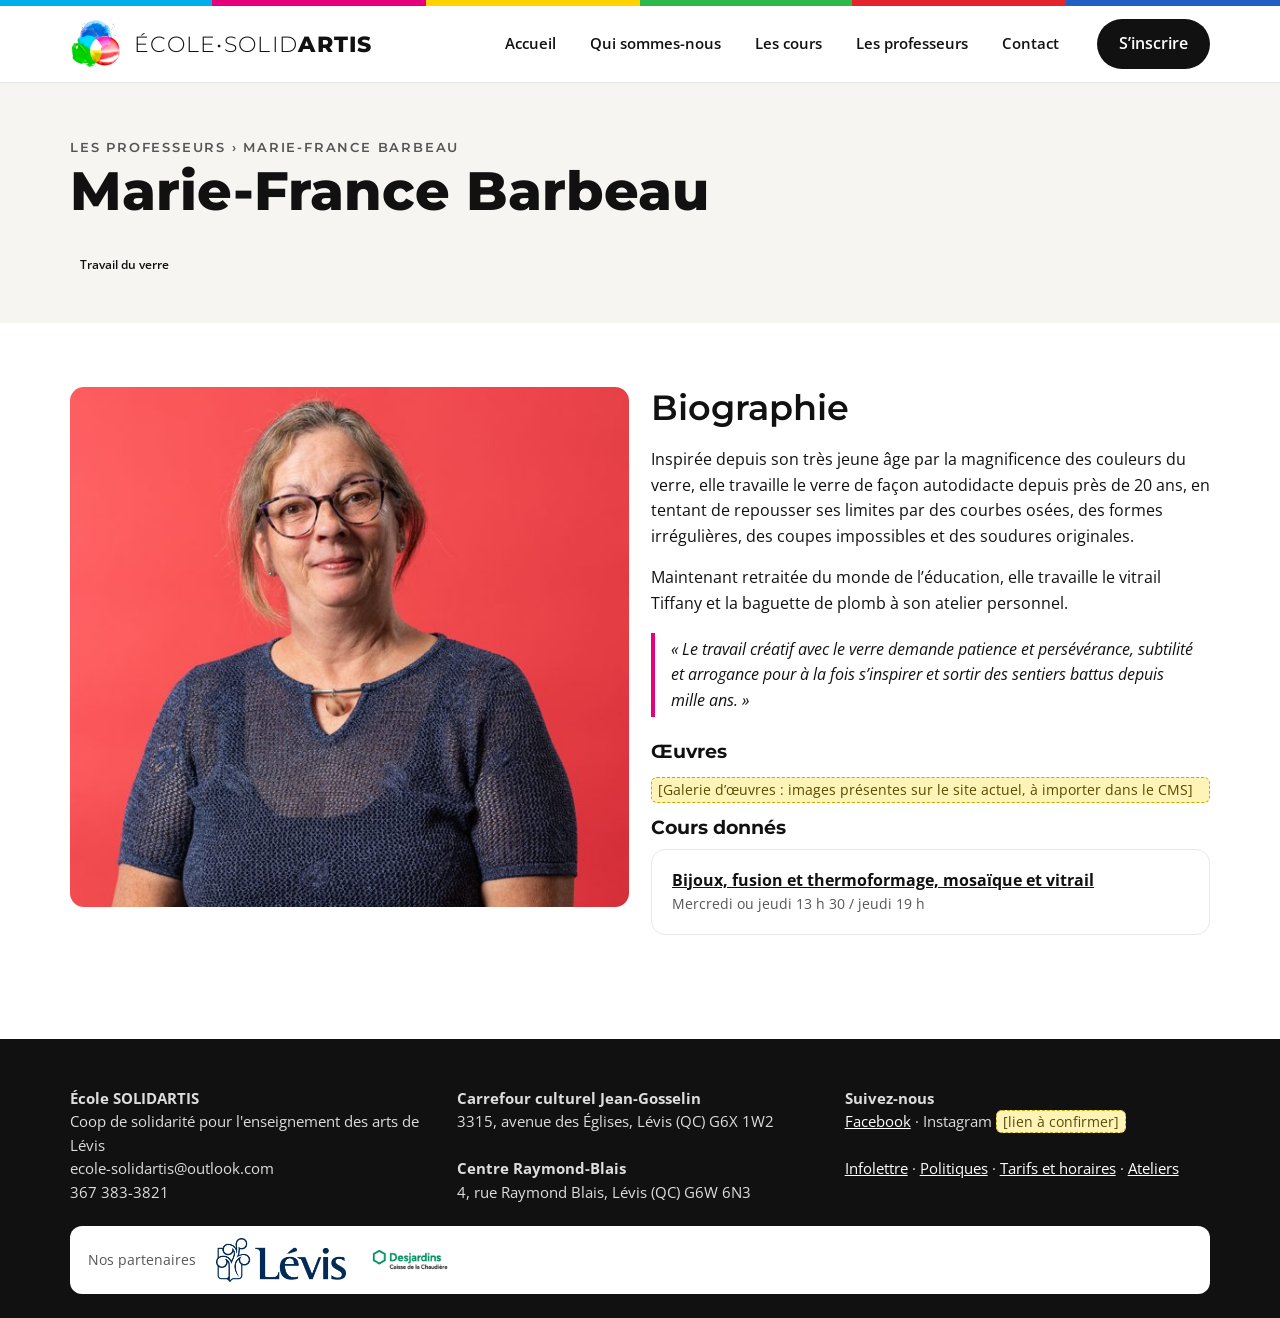
<file: prof-marie-france-barbeau.html>
<!doctype html><html lang="fr-CA"><head><meta charset="utf-8"><meta name="viewport" content="width=device-width,initial-scale=1"><title>Marie-France Barbeau – École SOLIDARTIS</title><link rel="stylesheet" href="style.css"></head><body>
<div class="bar"></div><header><div class="wrap nav"><a class="brand" href="index.html"><img src="img/solidartis_logo.png" alt=""><span>ÉCOLE•SOLID<b>ARTIS</b></span></a><ul class="menu"><li><a class="" href="index.html">Accueil</a></li><li><a class="" href="qui-sommes-nous.html">Qui sommes-nous</a></li><li><a class="" href="cours.html">Les cours</a></li><li><a class="" href="professeurs.html">Les professeurs</a></li><li><a class="" href="contact.html">Contact</a></li></ul><a class="btn" href="inscription.html">S’inscrire</a><button class="burger" aria-label="Menu" onclick="document.body.classList.toggle('open')">☰</button></div><nav class="mnav"><a href="index.html">Accueil</a><a href="qui-sommes-nous.html">Qui sommes-nous</a><a href="cours.html">Les cours</a><a href="professeurs.html">Les professeurs</a><a href="inscription.html">Inscription</a><a href="contact.html">Contact</a><a href="tarifs-horaires.html">Tarifs et horaires</a><a href="ateliers.html">Ateliers</a></nav></header>
<div class="phead"><div class="wrap"><div class="kicker"><a href="professeurs.html">Les professeurs</a> › Marie-France Barbeau</div><h1>Marie-France Barbeau</h1><span class="tag">Travail du verre</span></div></div>
<section><div class="wrap grid g2"><img src="img/Barbeau_M-F1.jpg" alt="Marie-France Barbeau" style="border-radius:var(--r);max-height:520px;object-fit:cover;width:100%"><div><h2>Biographie</h2><p>Inspirée depuis son très jeune âge par la magnificence des couleurs du verre, elle travaille le verre de façon autodidacte depuis près de 20 ans, en tentant de repousser ses limites par des courbes osées, des formes irrégulières, des coupes impossibles et des soudures originales.</p><p>Maintenant retraitée du monde de l’éducation, elle travaille le vitrail Tiffany et la baguette de plomb à son atelier personnel.</p><blockquote>« Le travail créatif avec le verre demande patience et persévérance, subtilité et arrogance pour à la fois s’inspirer et sortir des sentiers battus depuis mille ans. »</blockquote><h3 style="margin-top:24px">Œuvres</h3><p class="ph">[Galerie d’œuvres : images présentes sur le site actuel, à importer dans le CMS]</p><h3>Cours donnés</h3><div class="card"><div class="b"><a href="cours-travail-du-verre.html"><b>Bijoux, fusion et thermoformage, mosaïque et vitrail</b></a><div class="note">Mercredi ou jeudi 13 h 30 / jeudi 19 h</div></div></div></div></div></section>
<footer><div class="wrap grid g3"><div><b>École SOLIDARTIS</b><br>Coop de solidarité pour l'enseignement des arts de Lévis<br>ecole-solidartis@outlook.com<br>367 383-3821</div><div><b>Carrefour culturel Jean-Gosselin</b><br>3315, avenue des Églises, Lévis (QC) G6X 1W2<br><br><b>Centre Raymond-Blais</b><br>4, rue Raymond Blais, Lévis (QC) G6W 6N3</div><div><b>Suivez-nous</b><br><a href="https://www.facebook.com/ecolesolidartis?locale=fr_CA">Facebook</a> · Instagram <span class="ph">[lien à confirmer]</span><br><br><a href="contact.html#infolettre">Infolettre</a> · <a href="inscription.html#politiques">Politiques</a> · <a href="tarifs-horaires.html">Tarifs et horaires</a> · <a href="ateliers.html">Ateliers</a></div></div>
<div class="wrap"><div class="partners"><span class="note">Nos partenaires</span><img src="img/Levis.png" alt="Ville de Lévis"><img src="img/desjardins.png" alt="Desjardins"></div></div></footer>
<div class="mob-cta"><a class="btn" href="inscription.html">S’inscrire à un cours</a></div></body></html>
</file>
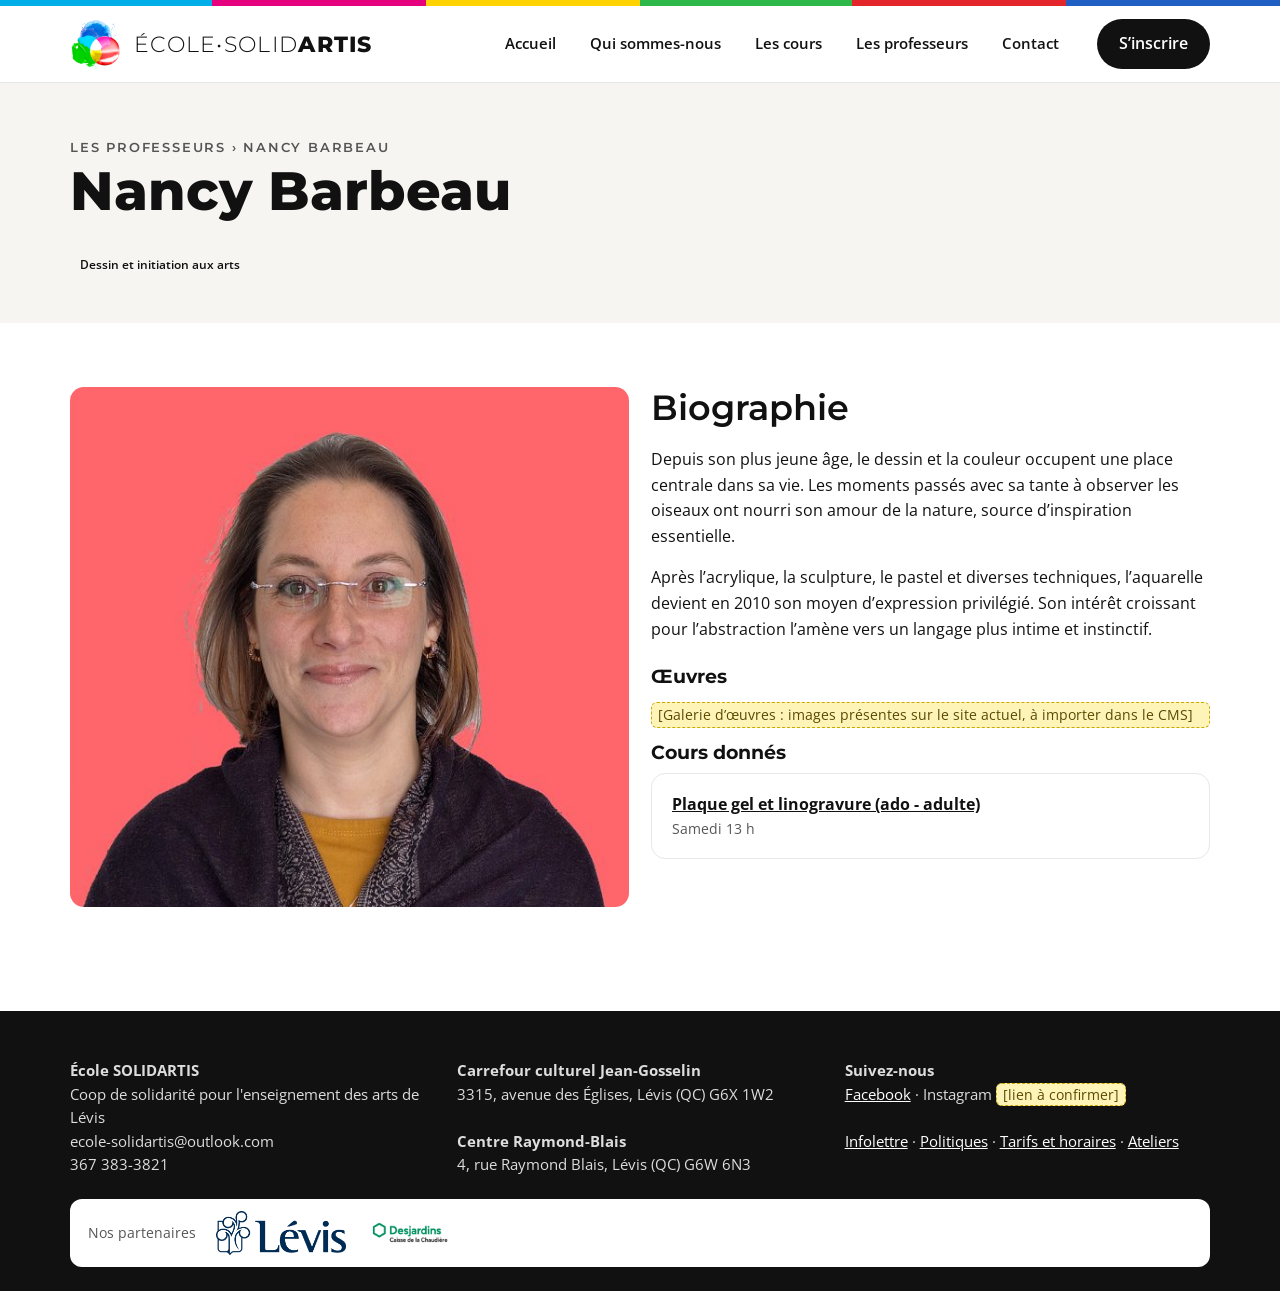
<file: prof-nancy-barbeau.html>
<!doctype html><html lang="fr-CA"><head><meta charset="utf-8"><meta name="viewport" content="width=device-width,initial-scale=1"><title>Nancy Barbeau – École SOLIDARTIS</title><link rel="stylesheet" href="style.css"></head><body>
<div class="bar"></div><header><div class="wrap nav"><a class="brand" href="index.html"><img src="img/solidartis_logo.png" alt=""><span>ÉCOLE•SOLID<b>ARTIS</b></span></a><ul class="menu"><li><a class="" href="index.html">Accueil</a></li><li><a class="" href="qui-sommes-nous.html">Qui sommes-nous</a></li><li><a class="" href="cours.html">Les cours</a></li><li><a class="" href="professeurs.html">Les professeurs</a></li><li><a class="" href="contact.html">Contact</a></li></ul><a class="btn" href="inscription.html">S’inscrire</a><button class="burger" aria-label="Menu" onclick="document.body.classList.toggle('open')">☰</button></div><nav class="mnav"><a href="index.html">Accueil</a><a href="qui-sommes-nous.html">Qui sommes-nous</a><a href="cours.html">Les cours</a><a href="professeurs.html">Les professeurs</a><a href="inscription.html">Inscription</a><a href="contact.html">Contact</a><a href="tarifs-horaires.html">Tarifs et horaires</a><a href="ateliers.html">Ateliers</a></nav></header>
<div class="phead"><div class="wrap"><div class="kicker"><a href="professeurs.html">Les professeurs</a> › Nancy Barbeau</div><h1>Nancy Barbeau</h1><span class="tag">Dessin et initiation aux arts</span></div></div>
<section><div class="wrap grid g2"><img src="img/Barbeau_Nancy_fond_rouge.jpg" alt="Nancy Barbeau" style="border-radius:var(--r);max-height:520px;object-fit:cover;width:100%"><div><h2>Biographie</h2><p>Depuis son plus jeune âge, le dessin et la couleur occupent une place centrale dans sa vie. Les moments passés avec sa tante à observer les oiseaux ont nourri son amour de la nature, source d’inspiration essentielle.</p><p>Après l’acrylique, la sculpture, le pastel et diverses techniques, l’aquarelle devient en 2010 son moyen d’expression privilégié. Son intérêt croissant pour l’abstraction l’amène vers un langage plus intime et instinctif.</p><h3 style="margin-top:24px">Œuvres</h3><p class="ph">[Galerie d’œuvres : images présentes sur le site actuel, à importer dans le CMS]</p><h3>Cours donnés</h3><div class="card"><div class="b"><a href="cours-plaque-gel-linogravure.html"><b>Plaque gel et linogravure (ado - adulte)</b></a><div class="note">Samedi 13 h</div></div></div></div></div></section>
<footer><div class="wrap grid g3"><div><b>École SOLIDARTIS</b><br>Coop de solidarité pour l'enseignement des arts de Lévis<br>ecole-solidartis@outlook.com<br>367 383-3821</div><div><b>Carrefour culturel Jean-Gosselin</b><br>3315, avenue des Églises, Lévis (QC) G6X 1W2<br><br><b>Centre Raymond-Blais</b><br>4, rue Raymond Blais, Lévis (QC) G6W 6N3</div><div><b>Suivez-nous</b><br><a href="https://www.facebook.com/ecolesolidartis?locale=fr_CA">Facebook</a> · Instagram <span class="ph">[lien à confirmer]</span><br><br><a href="contact.html#infolettre">Infolettre</a> · <a href="inscription.html#politiques">Politiques</a> · <a href="tarifs-horaires.html">Tarifs et horaires</a> · <a href="ateliers.html">Ateliers</a></div></div>
<div class="wrap"><div class="partners"><span class="note">Nos partenaires</span><img src="img/Levis.png" alt="Ville de Lévis"><img src="img/desjardins.png" alt="Desjardins"></div></div></footer>
<div class="mob-cta"><a class="btn" href="inscription.html">S’inscrire à un cours</a></div></body></html>
</file>
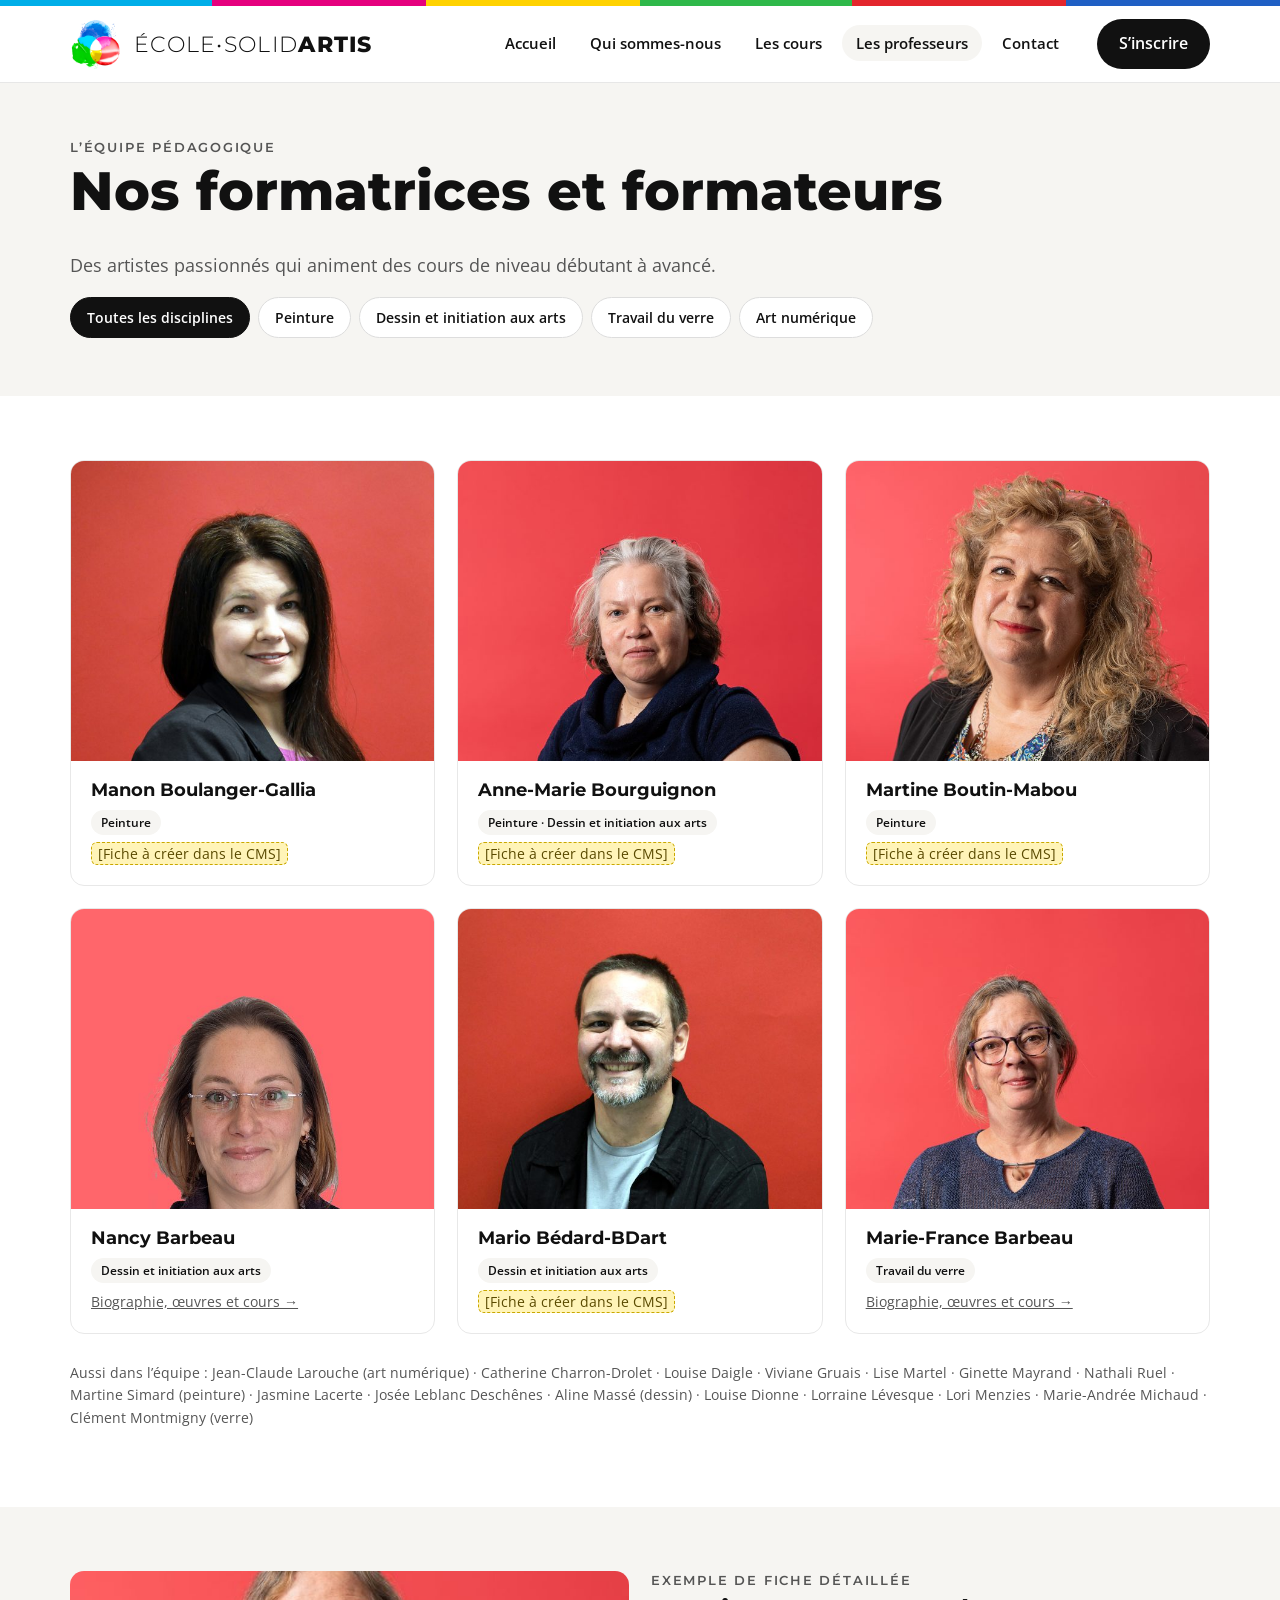
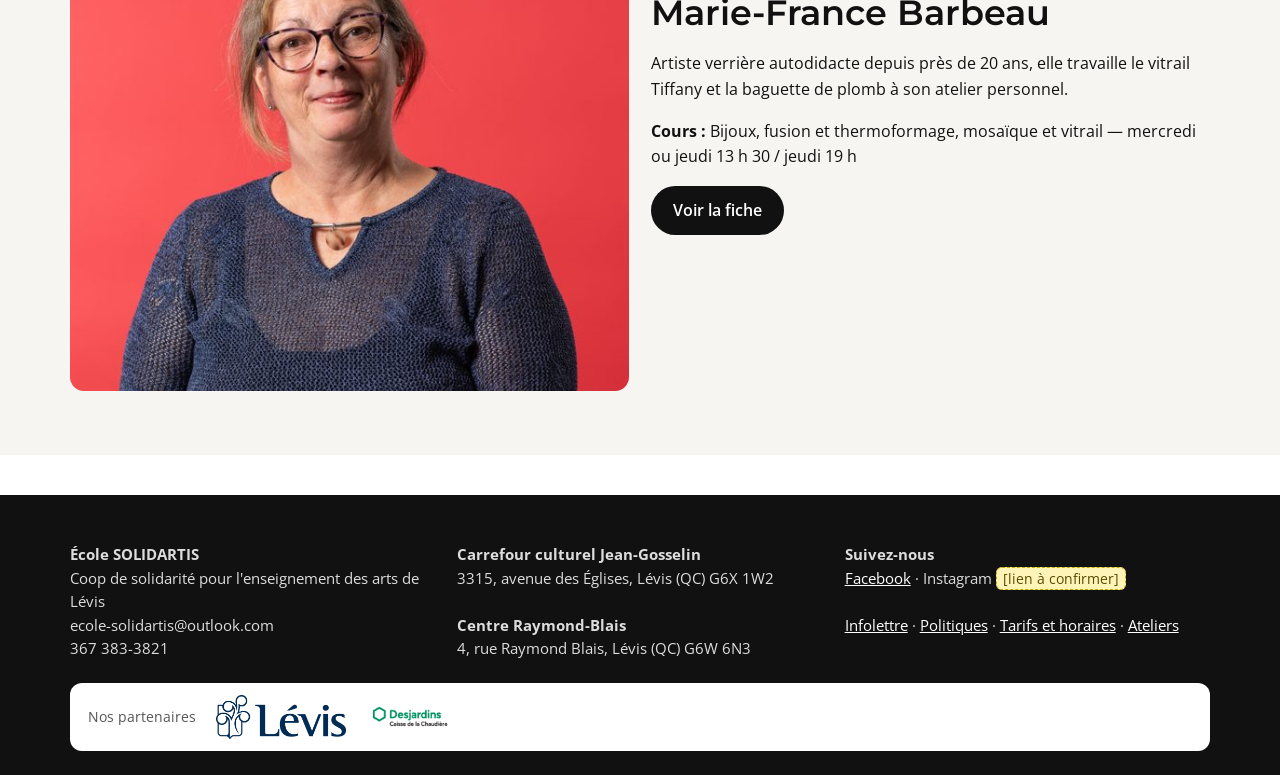
<file: professeurs.html>
<!doctype html><html lang="fr-CA"><head><meta charset="utf-8"><meta name="viewport" content="width=device-width,initial-scale=1"><title>Les professeurs – École SOLIDARTIS</title><link rel="stylesheet" href="style.css"></head><body>
<div class="bar"></div><header><div class="wrap nav"><a class="brand" href="index.html"><img src="img/solidartis_logo.png" alt=""><span>ÉCOLE•SOLID<b>ARTIS</b></span></a><ul class="menu"><li><a class="" href="index.html">Accueil</a></li><li><a class="" href="qui-sommes-nous.html">Qui sommes-nous</a></li><li><a class="" href="cours.html">Les cours</a></li><li><a class="on" href="professeurs.html">Les professeurs</a></li><li><a class="" href="contact.html">Contact</a></li></ul><a class="btn" href="inscription.html">S’inscrire</a><button class="burger" aria-label="Menu" onclick="document.body.classList.toggle('open')">☰</button></div><nav class="mnav"><a href="index.html">Accueil</a><a href="qui-sommes-nous.html">Qui sommes-nous</a><a href="cours.html">Les cours</a><a href="professeurs.html">Les professeurs</a><a href="inscription.html">Inscription</a><a href="contact.html">Contact</a><a href="tarifs-horaires.html">Tarifs et horaires</a><a href="ateliers.html">Ateliers</a></nav></header>
<div class="phead"><div class="wrap"><div class="kicker">L’équipe pédagogique</div><h1>Nos formatrices et formateurs</h1><p>Des artistes passionnés qui animent des cours de niveau débutant à avancé.</p><div class="chips"><span class="chip on">Toutes les disciplines</span><span class="chip">Peinture</span><span class="chip">Dessin et initiation aux arts</span><span class="chip">Travail du verre</span><span class="chip">Art numérique</span></div></div></div>
<section><div class="wrap"><div class="grid g3"><div class="card prof"><img src="img/Boulanger_Manon_1200x1500.jpg" alt="Manon Boulanger-Gallia"><div class="b"><h3 style="font-size:1.1rem">Manon Boulanger-Gallia</h3><span class="tag">Peinture</span><br><span class="note ph">[Fiche à créer dans le CMS]</span></div></div><div class="card prof"><img src="img/Bourguignon_A-M.jpg" alt="Anne-Marie Bourguignon"><div class="b"><h3 style="font-size:1.1rem">Anne-Marie Bourguignon</h3><span class="tag">Peinture · Dessin et initiation aux arts</span><br><span class="note ph">[Fiche à créer dans le CMS]</span></div></div><div class="card prof"><img src="img/Boutin_Martine.jpg" alt="Martine Boutin-Mabou"><div class="b"><h3 style="font-size:1.1rem">Martine Boutin-Mabou</h3><span class="tag">Peinture</span><br><span class="note ph">[Fiche à créer dans le CMS]</span></div></div><div class="card prof"><img src="img/Barbeau_Nancy_fond_rouge.jpg" alt="Nancy Barbeau"><div class="b"><h3 style="font-size:1.1rem">Nancy Barbeau</h3><span class="tag">Dessin et initiation aux arts</span><br><a class="note" href="prof-nancy-barbeau.html">Biographie, œuvres et cours →</a></div></div><div class="card prof"><img src="img/Bedard_Mario_fond_rouge.jpg" alt="Mario Bédard-BDart"><div class="b"><h3 style="font-size:1.1rem">Mario Bédard-BDart</h3><span class="tag">Dessin et initiation aux arts</span><br><span class="note ph">[Fiche à créer dans le CMS]</span></div></div><div class="card prof"><img src="img/Barbeau_M-F1.jpg" alt="Marie-France Barbeau"><div class="b"><h3 style="font-size:1.1rem">Marie-France Barbeau</h3><span class="tag">Travail du verre</span><br><a class="note" href="prof-marie-france-barbeau.html">Biographie, œuvres et cours →</a></div></div></div>
<p class="note" style="margin-top:28px">Aussi dans l’équipe : Jean-Claude Larouche (art numérique) · Catherine Charron-Drolet · Louise Daigle · Viviane Gruais · Lise Martel · Ginette Mayrand · Nathali Ruel · Martine Simard (peinture) · Jasmine Lacerte · Josée Leblanc Deschênes · Aline Massé (dessin) · Louise Dionne · Lorraine Lévesque · Lori Menzies · Marie-Andrée Michaud · Clément Montmigny (verre)</p></div></section>
<section style="background:var(--soft)"><div class="wrap grid g2"><img src="img/Barbeau_M-F1.jpg" style="border-radius:var(--r);max-height:420px;object-fit:cover;width:100%" alt=""><div><div class="kicker">Exemple de fiche détaillée</div><h2>Marie-France Barbeau</h2><p>Artiste verrière autodidacte depuis près de 20 ans, elle travaille le vitrail Tiffany et la baguette de plomb à son atelier personnel.</p><p><b>Cours :</b> Bijoux, fusion et thermoformage, mosaïque et vitrail — mercredi ou jeudi 13 h 30 / jeudi 19 h</p><a class="btn" href="prof-marie-france-barbeau.html">Voir la fiche</a></div></div></section>
<footer><div class="wrap grid g3"><div><b>École SOLIDARTIS</b><br>Coop de solidarité pour l'enseignement des arts de Lévis<br>ecole-solidartis@outlook.com<br>367 383-3821</div><div><b>Carrefour culturel Jean-Gosselin</b><br>3315, avenue des Églises, Lévis (QC) G6X 1W2<br><br><b>Centre Raymond-Blais</b><br>4, rue Raymond Blais, Lévis (QC) G6W 6N3</div><div><b>Suivez-nous</b><br><a href="https://www.facebook.com/ecolesolidartis?locale=fr_CA">Facebook</a> · Instagram <span class="ph">[lien à confirmer]</span><br><br><a href="contact.html#infolettre">Infolettre</a> · <a href="inscription.html#politiques">Politiques</a> · <a href="tarifs-horaires.html">Tarifs et horaires</a> · <a href="ateliers.html">Ateliers</a></div></div>
<div class="wrap"><div class="partners"><span class="note">Nos partenaires</span><img src="img/Levis.png" alt="Ville de Lévis"><img src="img/desjardins.png" alt="Desjardins"></div></div></footer>
<div class="mob-cta"><a class="btn" href="inscription.html">S’inscrire à un cours</a></div></body></html>
</file>
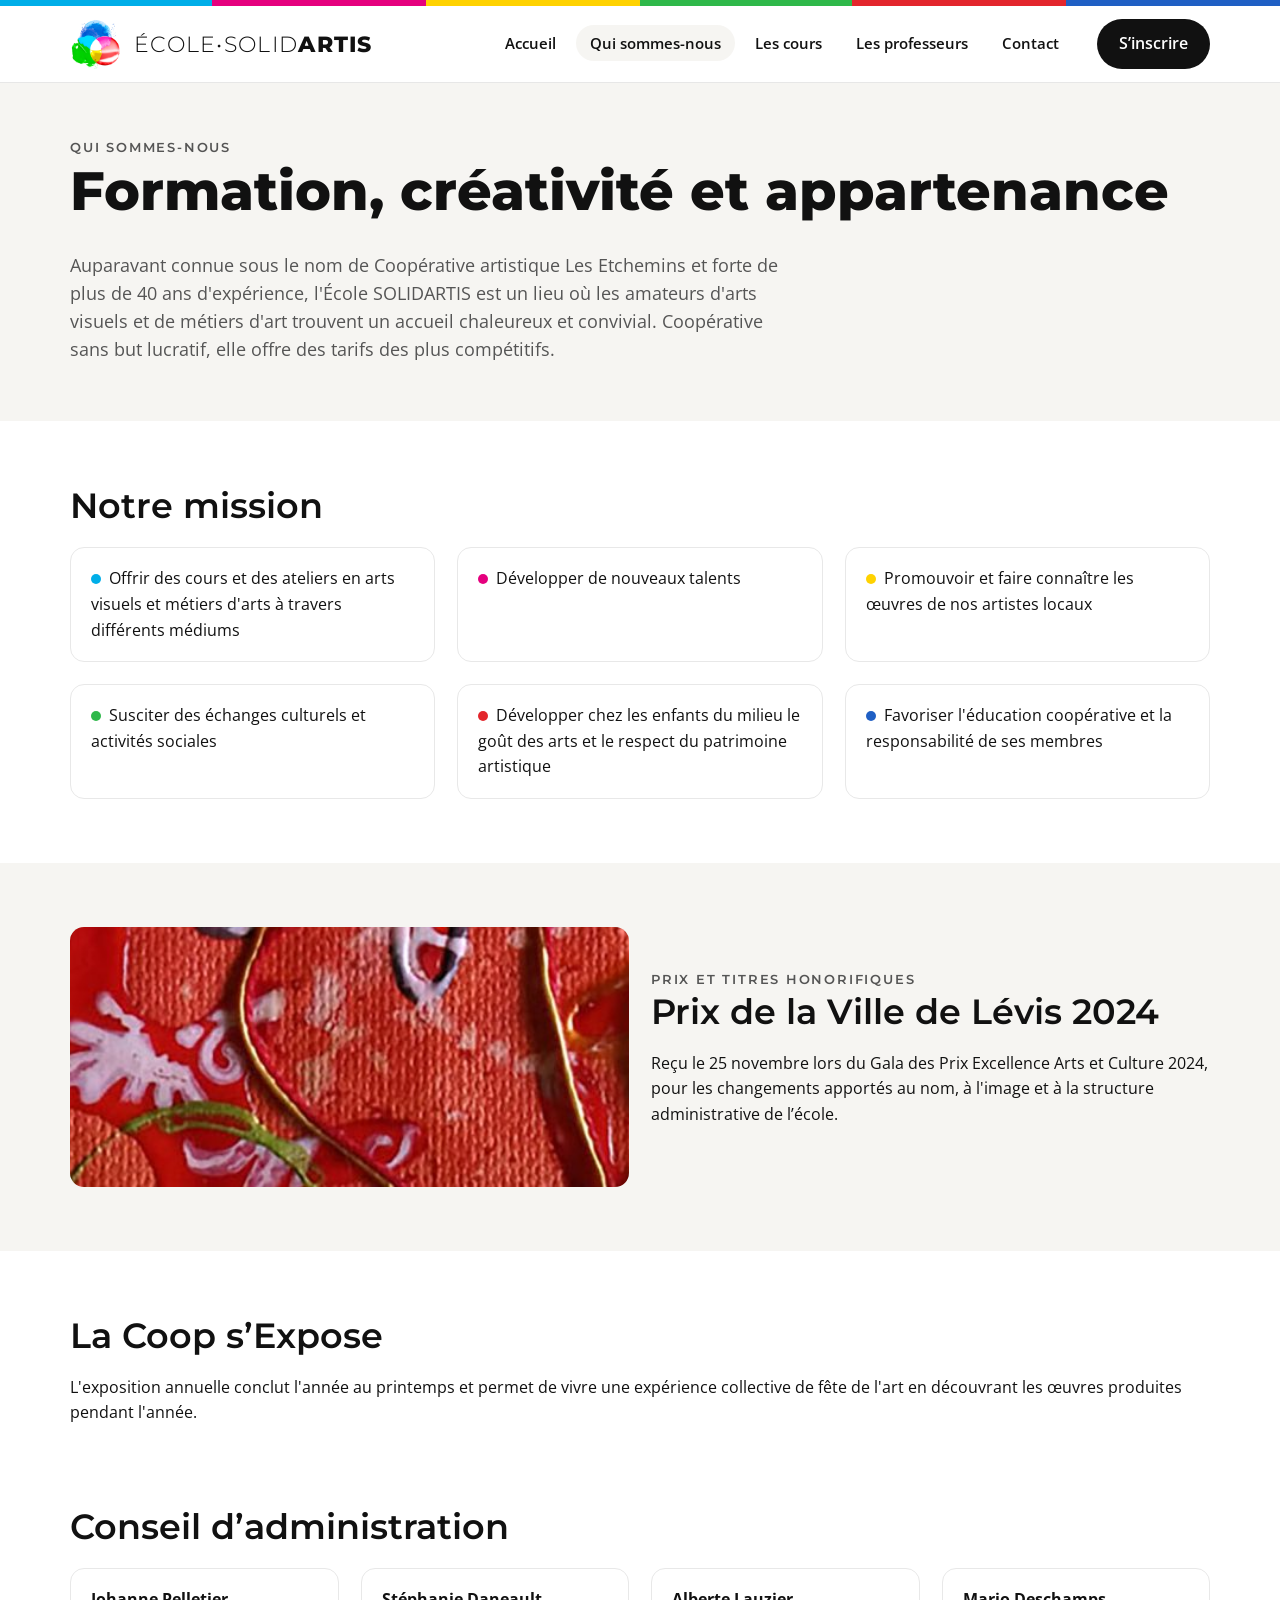
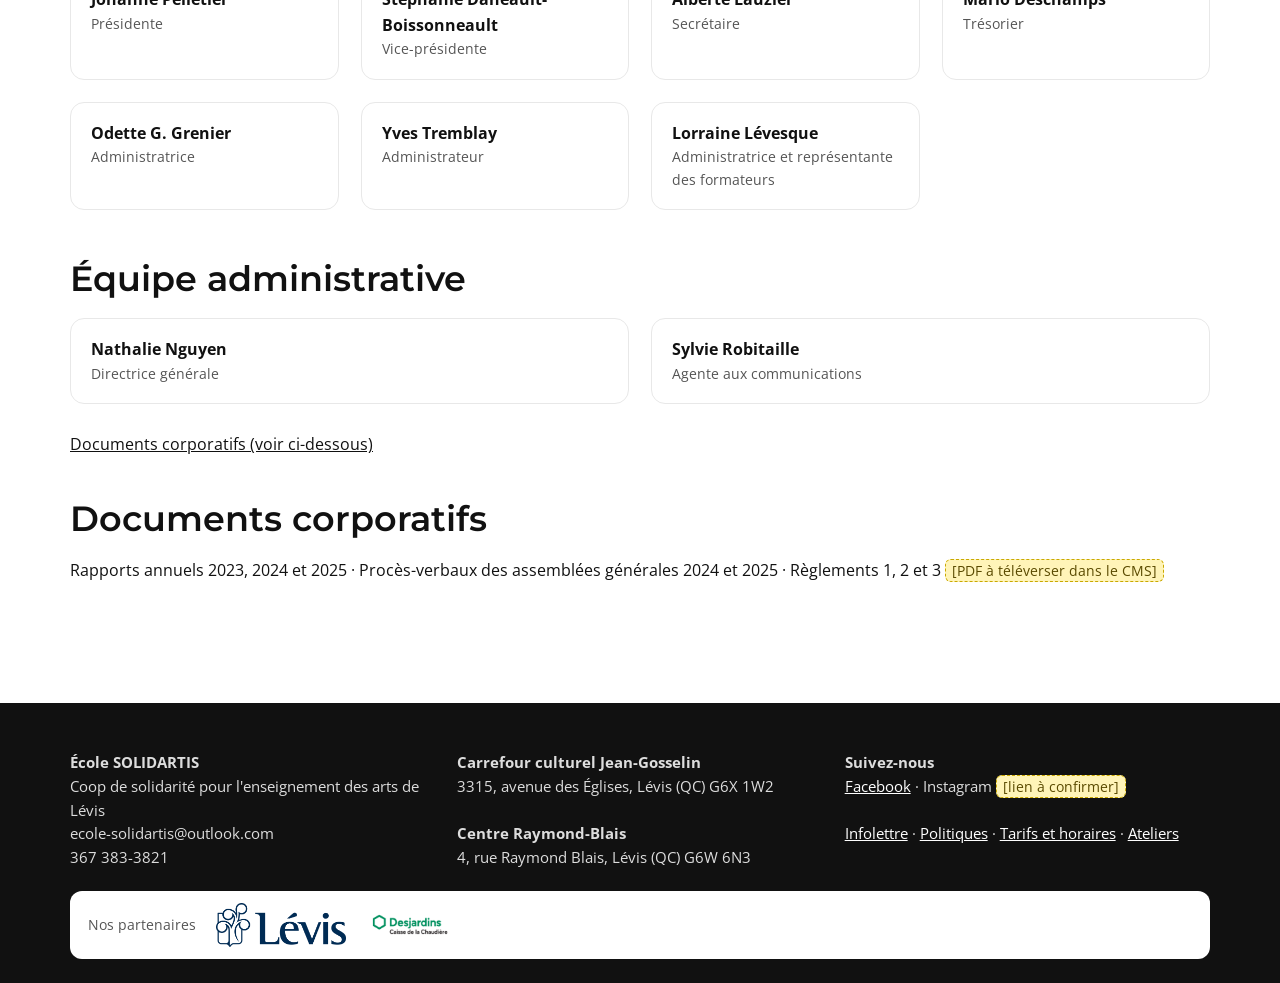
<file: qui-sommes-nous.html>
<!doctype html><html lang="fr-CA"><head><meta charset="utf-8"><meta name="viewport" content="width=device-width,initial-scale=1"><title>Qui sommes-nous – École SOLIDARTIS</title><link rel="stylesheet" href="style.css"></head><body>
<div class="bar"></div><header><div class="wrap nav"><a class="brand" href="index.html"><img src="img/solidartis_logo.png" alt=""><span>ÉCOLE•SOLID<b>ARTIS</b></span></a><ul class="menu"><li><a class="" href="index.html">Accueil</a></li><li><a class="on" href="qui-sommes-nous.html">Qui sommes-nous</a></li><li><a class="" href="cours.html">Les cours</a></li><li><a class="" href="professeurs.html">Les professeurs</a></li><li><a class="" href="contact.html">Contact</a></li></ul><a class="btn" href="inscription.html">S’inscrire</a><button class="burger" aria-label="Menu" onclick="document.body.classList.toggle('open')">☰</button></div><nav class="mnav"><a href="index.html">Accueil</a><a href="qui-sommes-nous.html">Qui sommes-nous</a><a href="cours.html">Les cours</a><a href="professeurs.html">Les professeurs</a><a href="inscription.html">Inscription</a><a href="contact.html">Contact</a><a href="tarifs-horaires.html">Tarifs et horaires</a><a href="ateliers.html">Ateliers</a></nav></header>
<div class="phead"><div class="wrap"><div class="kicker">Qui sommes-nous</div><h1>Formation, créativité et appartenance</h1><p>Auparavant connue sous le nom de Coopérative artistique Les Etchemins et forte de plus de 40 ans d'expérience, l'École SOLIDARTIS est un lieu où les amateurs d'arts visuels et de métiers d'art trouvent un accueil chaleureux et convivial. Coopérative sans but lucratif, elle offre des tarifs des plus compétitifs.</p></div></div>
<section><div class="wrap"><h2>Notre mission</h2><div class="grid g3" style="margin-top:20px"><div class="card"><div class="b"><span class="dot" style="background:var(--cyan)"></span>Offrir des cours et des ateliers en arts visuels et métiers d'arts à travers différents médiums</div></div><div class="card"><div class="b"><span class="dot" style="background:var(--mag)"></span>Développer de nouveaux talents</div></div><div class="card"><div class="b"><span class="dot" style="background:var(--yel)"></span>Promouvoir et faire connaître les œuvres de nos artistes locaux</div></div><div class="card"><div class="b"><span class="dot" style="background:var(--grn)"></span>Susciter des échanges culturels et activités sociales</div></div><div class="card"><div class="b"><span class="dot" style="background:var(--red)"></span>Développer chez les enfants du milieu le goût des arts et le respect du patrimoine artistique</div></div><div class="card"><div class="b"><span class="dot" style="background:var(--blue)"></span>Favoriser l'éducation coopérative et la responsabilité de ses membres</div></div></div></div></section>
<section style="background:var(--soft)"><div class="wrap grid g2" style="align-items:center"><img src="img/TECHMixte.jpg" style="border-radius:var(--r);height:260px;width:100%;object-fit:cover" alt=""><div><div class="kicker">Prix et titres honorifiques</div><h2>Prix de la Ville de Lévis 2024</h2><p>Reçu le 25 novembre lors du Gala des Prix Excellence Arts et Culture 2024, pour les changements apportés au nom, à l'image et à la structure administrative de l’école.</p></div></div></section>
<section><div class="wrap"><h2>La Coop s’Expose</h2><p>L'exposition annuelle conclut l'année au printemps et permet de vivre une expérience collective de fête de l'art en découvrant les œuvres produites pendant l'année.</p></div></section>
<section style="padding-top:0"><div class="wrap"><h2>Conseil d’administration</h2><div class="grid g4" style="margin-top:20px"><div class="card"><div class="b"><b>Johanne Pelletier</b><div class="note">Présidente</div></div></div><div class="card"><div class="b"><b>Stéphanie Daneault-Boissonneault</b><div class="note">Vice-présidente</div></div></div><div class="card"><div class="b"><b>Alberte Lauzier</b><div class="note">Secrétaire</div></div></div><div class="card"><div class="b"><b>Mario Deschamps</b><div class="note">Trésorier</div></div></div><div class="card"><div class="b"><b>Odette G. Grenier</b><div class="note">Administratrice</div></div></div><div class="card"><div class="b"><b>Yves Tremblay</b><div class="note">Administrateur</div></div></div><div class="card"><div class="b"><b>Lorraine Lévesque</b><div class="note">Administratrice et représentante des formateurs</div></div></div></div>
<h2 style="margin-top:48px" id="equipe">Équipe administrative</h2><div class="grid g2"><div class="card"><div class="b"><b>Nathalie Nguyen</b><div class="note">Directrice générale</div></div></div><div class="card"><div class="b"><b>Sylvie Robitaille</b><div class="note">Agente aux communications</div></div></div></div>
<p style="margin-top:28px"><a href="qui-sommes-nous.html#documents">Documents corporatifs (voir ci-dessous)</a></p><h2 id="documents" style="margin-top:40px">Documents corporatifs</h2><p>Rapports annuels 2023, 2024 et 2025 · Procès-verbaux des assemblées générales 2024 et 2025 · Règlements 1, 2 et 3 <span class="ph">[PDF à téléverser dans le CMS]</span></p></div></section>
<footer><div class="wrap grid g3"><div><b>École SOLIDARTIS</b><br>Coop de solidarité pour l'enseignement des arts de Lévis<br>ecole-solidartis@outlook.com<br>367 383-3821</div><div><b>Carrefour culturel Jean-Gosselin</b><br>3315, avenue des Églises, Lévis (QC) G6X 1W2<br><br><b>Centre Raymond-Blais</b><br>4, rue Raymond Blais, Lévis (QC) G6W 6N3</div><div><b>Suivez-nous</b><br><a href="https://www.facebook.com/ecolesolidartis?locale=fr_CA">Facebook</a> · Instagram <span class="ph">[lien à confirmer]</span><br><br><a href="contact.html#infolettre">Infolettre</a> · <a href="inscription.html#politiques">Politiques</a> · <a href="tarifs-horaires.html">Tarifs et horaires</a> · <a href="ateliers.html">Ateliers</a></div></div>
<div class="wrap"><div class="partners"><span class="note">Nos partenaires</span><img src="img/Levis.png" alt="Ville de Lévis"><img src="img/desjardins.png" alt="Desjardins"></div></div></footer>
<div class="mob-cta"><a class="btn" href="inscription.html">S’inscrire à un cours</a></div></body></html>
</file>
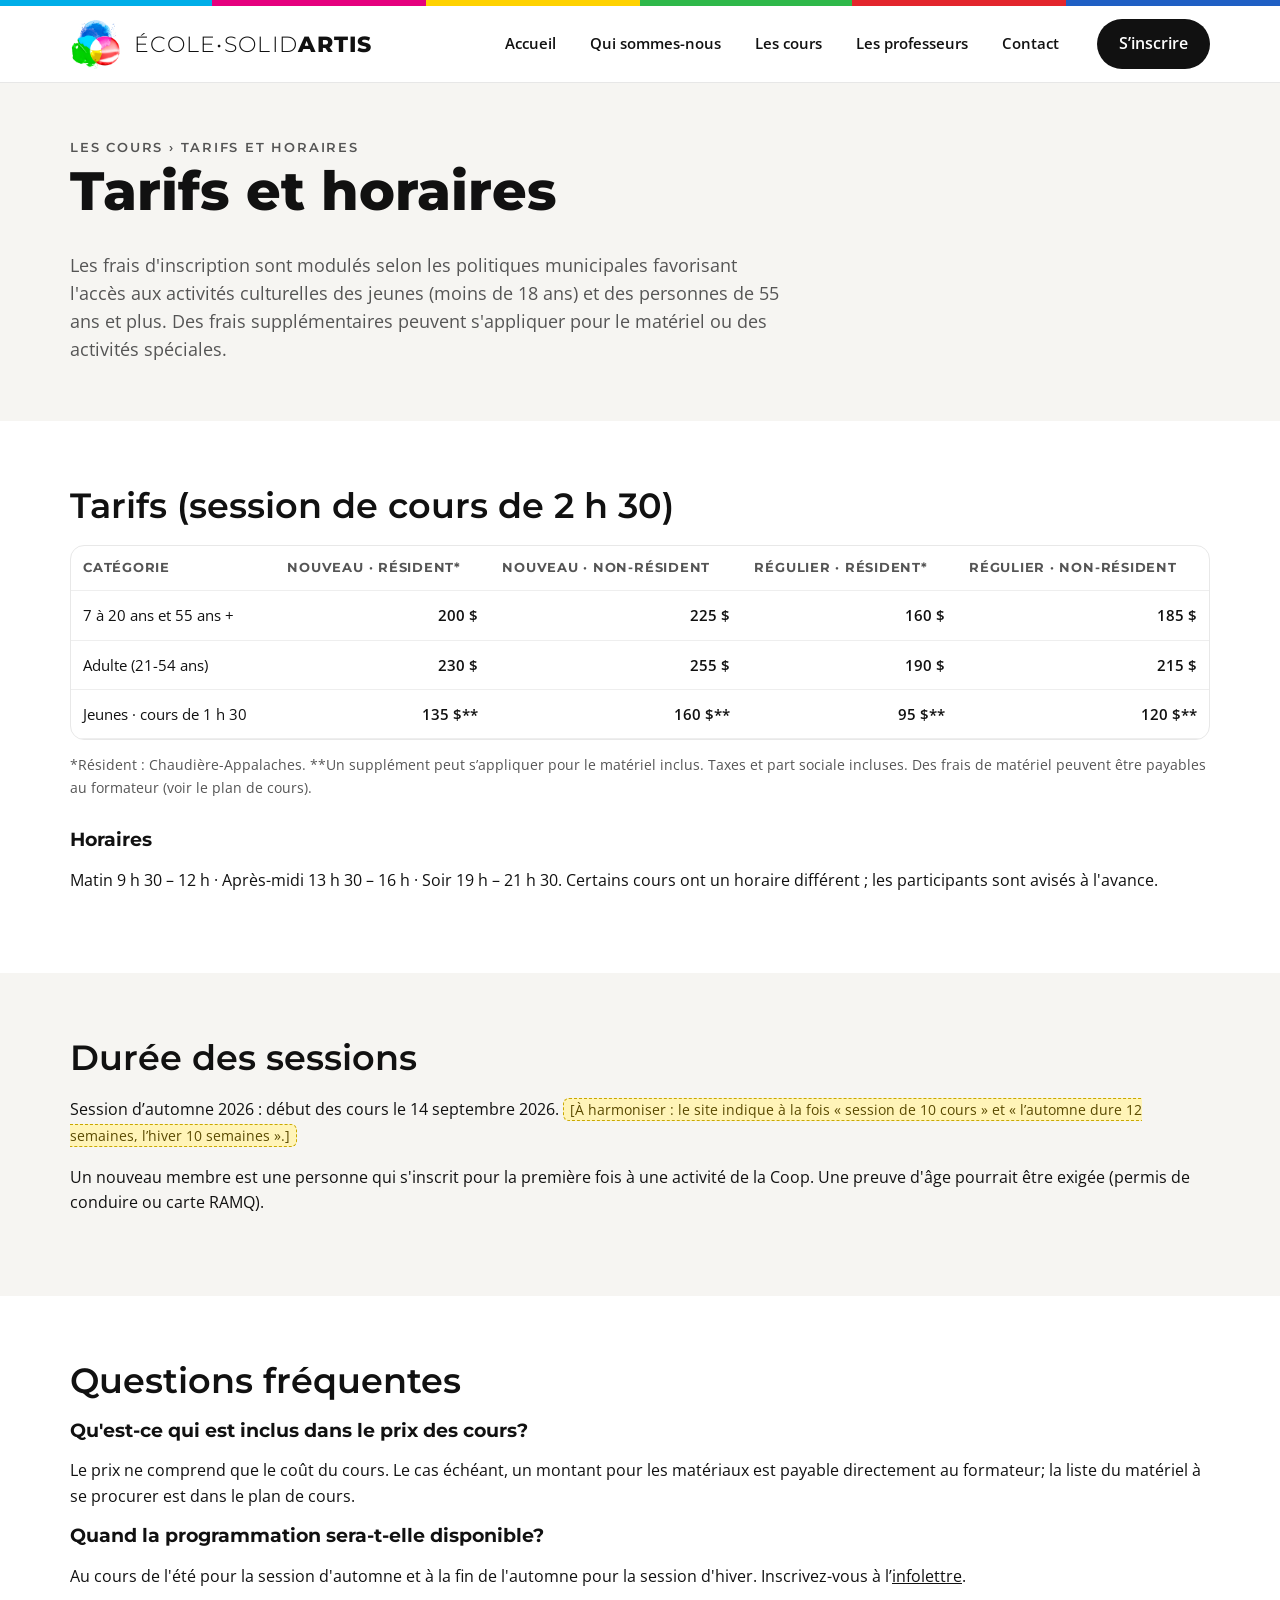
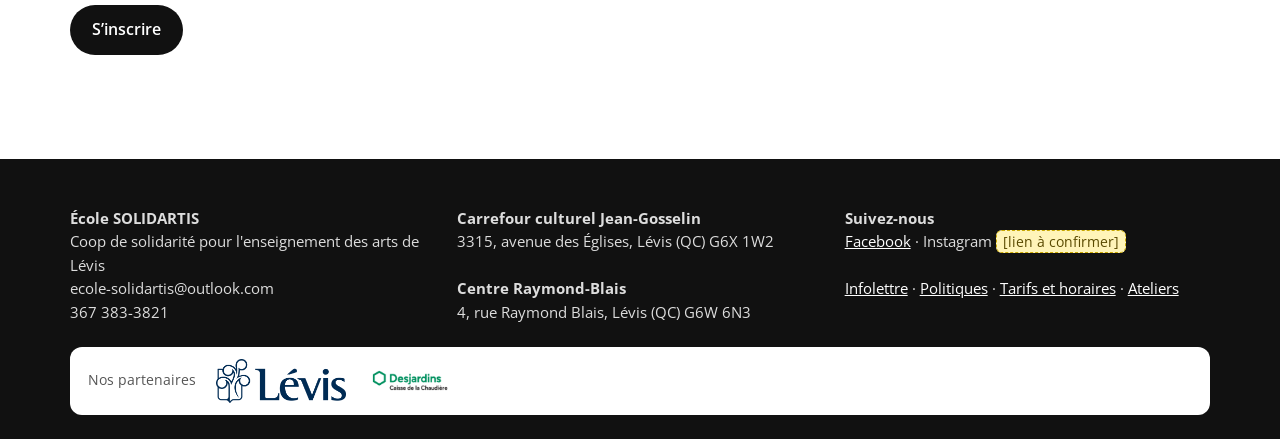
<file: tarifs-horaires.html>
<!doctype html><html lang="fr-CA"><head><meta charset="utf-8"><meta name="viewport" content="width=device-width,initial-scale=1"><title>Tarifs et horaires – École SOLIDARTIS</title><link rel="stylesheet" href="style.css"></head><body>
<div class="bar"></div><header><div class="wrap nav"><a class="brand" href="index.html"><img src="img/solidartis_logo.png" alt=""><span>ÉCOLE•SOLID<b>ARTIS</b></span></a><ul class="menu"><li><a class="" href="index.html">Accueil</a></li><li><a class="" href="qui-sommes-nous.html">Qui sommes-nous</a></li><li><a class="" href="cours.html">Les cours</a></li><li><a class="" href="professeurs.html">Les professeurs</a></li><li><a class="" href="contact.html">Contact</a></li></ul><a class="btn" href="inscription.html">S’inscrire</a><button class="burger" aria-label="Menu" onclick="document.body.classList.toggle('open')">☰</button></div><nav class="mnav"><a href="index.html">Accueil</a><a href="qui-sommes-nous.html">Qui sommes-nous</a><a href="cours.html">Les cours</a><a href="professeurs.html">Les professeurs</a><a href="inscription.html">Inscription</a><a href="contact.html">Contact</a><a href="tarifs-horaires.html">Tarifs et horaires</a><a href="ateliers.html">Ateliers</a></nav></header>
<div class="phead"><div class="wrap"><div class="kicker"><a href="cours.html">Les cours</a> › Tarifs et horaires</div><h1>Tarifs et horaires</h1><p>Les frais d'inscription sont modulés selon les politiques municipales favorisant l'accès aux activités culturelles des jeunes (moins de 18 ans) et des personnes de 55 ans et plus. Des frais supplémentaires peuvent s'appliquer pour le matériel ou des activités spéciales.</p></div></div><section><div class="wrap"><h2>Tarifs (session de cours de 2 h 30)</h2><div class="tw card"><table><tr><th>Catégorie</th><th>Nouveau · résident*</th><th>Nouveau · non-résident</th><th>Régulier · résident*</th><th>Régulier · non-résident</th></tr>
<tr><td>7 à 20 ans et 55 ans +</td><td class="n">200 $</td><td class="n">225 $</td><td class="n">160 $</td><td class="n">185 $</td></tr><tr><td>Adulte (21-54 ans)</td><td class="n">230 $</td><td class="n">255 $</td><td class="n">190 $</td><td class="n">215 $</td></tr><tr><td>Jeunes · cours de 1 h 30</td><td class="n">135 $**</td><td class="n">160 $**</td><td class="n">95 $**</td><td class="n">120 $**</td></tr></table></div>
<p class="note">*Résident : Chaudière-Appalaches. **Un supplément peut s’appliquer pour le matériel inclus. Taxes et part sociale incluses. Des frais de matériel peuvent être payables au formateur (voir le plan de cours).</p>
<h3 style="margin-top:30px">Horaires</h3><p>Matin 9 h 30 – 12 h · Après-midi 13 h 30 – 16 h · Soir 19 h – 21 h 30. Certains cours ont un horaire différent ; les participants sont avisés à l'avance.</p></div></section>
<section style="background:var(--soft)"><div class="wrap"><h2>Durée des sessions</h2><p>Session d’automne 2026 : début des cours le 14 septembre 2026. <span class="ph">[À harmoniser : le site indique à la fois « session de 10 cours » et « l’automne dure 12 semaines, l’hiver 10 semaines ».]</span></p><p>Un nouveau membre est une personne qui s'inscrit pour la première fois à une activité de la Coop. Une preuve d'âge pourrait être exigée (permis de conduire ou carte RAMQ).</p></div></section>
<section id="faq"><div class="wrap"><h2>Questions fréquentes</h2><h3>Qu'est-ce qui est inclus dans le prix des cours?</h3><p>Le prix ne comprend que le coût du cours. Le cas échéant, un montant pour les matériaux est payable directement au formateur; la liste du matériel à se procurer est dans le plan de cours.</p><h3>Quand la programmation sera-t-elle disponible?</h3><p>Au cours de l'été pour la session d'automne et à la fin de l'automne pour la session d'hiver. Inscrivez-vous à l’<a href="contact.html#infolettre">infolettre</a>.</p><a class="btn" href="inscription.html">S’inscrire</a></div></section>
<footer><div class="wrap grid g3"><div><b>École SOLIDARTIS</b><br>Coop de solidarité pour l'enseignement des arts de Lévis<br>ecole-solidartis@outlook.com<br>367 383-3821</div><div><b>Carrefour culturel Jean-Gosselin</b><br>3315, avenue des Églises, Lévis (QC) G6X 1W2<br><br><b>Centre Raymond-Blais</b><br>4, rue Raymond Blais, Lévis (QC) G6W 6N3</div><div><b>Suivez-nous</b><br><a href="https://www.facebook.com/ecolesolidartis?locale=fr_CA">Facebook</a> · Instagram <span class="ph">[lien à confirmer]</span><br><br><a href="contact.html#infolettre">Infolettre</a> · <a href="inscription.html#politiques">Politiques</a> · <a href="tarifs-horaires.html">Tarifs et horaires</a> · <a href="ateliers.html">Ateliers</a></div></div>
<div class="wrap"><div class="partners"><span class="note">Nos partenaires</span><img src="img/Levis.png" alt="Ville de Lévis"><img src="img/desjardins.png" alt="Desjardins"></div></div></footer>
<div class="mob-cta"><a class="btn" href="inscription.html">S’inscrire à un cours</a></div></body></html>
</file>
<file: style.css>
@import url('https://fonts.googleapis.com/css2?family=Montserrat:wght@300;400;600;800&family=Open+Sans:wght@400;600&display=swap');
:root{--ink:#111;--muted:#555;--bg:#fff;--soft:#f6f5f2;--cyan:#00aee8;--mag:#e5007e;--yel:#ffd200;--grn:#2fb84a;--red:#e3262c;--blue:#1f5fc4;--accent:#1f5fc4;--r:14px}
*{box-sizing:border-box}body{margin:0;font-family:'Open Sans',Calibri,Arial,sans-serif;color:var(--ink);background:var(--bg);line-height:1.6}
img{max-width:100%;display:block}a{color:inherit}
h1,h2,h3{font-family:Montserrat,sans-serif;line-height:1.2;margin:0 0 .5em}h1{font-size:clamp(2rem,4.5vw,3.4rem);font-weight:800}h2{font-size:clamp(1.5rem,3vw,2.2rem);font-weight:600}
.wrap{max-width:1180px;margin:0 auto;padding:0 20px}
.bar{height:6px;background:linear-gradient(90deg,var(--cyan) 0 16.6%,var(--mag) 0 33.3%,var(--yel) 0 50%,var(--grn) 0 66.6%,var(--red) 0 83.3%,var(--blue) 0)}
header{position:sticky;top:0;background:#fff;z-index:9;box-shadow:0 1px 0 #e7e7e7}
.nav{display:flex;align-items:center;gap:24px;height:76px}
.brand{display:flex;align-items:center;gap:12px;text-decoration:none;font-family:Montserrat;font-size:1.35rem;letter-spacing:.06em;font-weight:300}.brand b{font-weight:800}.brand img{width:52px}
.menu{display:flex;gap:6px;margin-left:auto;list-style:none;padding:0}.menu a{text-decoration:none;padding:8px 14px;border-radius:99px;font-weight:600;font-size:.95rem}.menu a.on,.menu a:hover{background:var(--soft)}
.btn{display:inline-block;background:var(--ink);color:#fff;text-decoration:none;padding:12px 22px;border-radius:99px;font-weight:600;border:0;font-size:1rem}.btn.alt{background:#fff;color:var(--ink);border:2px solid var(--ink)}
.burger{display:none;margin-left:auto;font-size:1.6rem;background:none;border:0}
.hero{position:relative;color:#fff;min-height:520px;display:flex;align-items:flex-end}.hero img.bg{position:absolute;inset:0;width:100%;height:100%;object-fit:cover}.hero:after{content:"";position:absolute;inset:0;background:linear-gradient(180deg,rgba(0,0,0,.05),rgba(0,0,0,.65))}.hero .wrap{position:relative;z-index:1;padding-bottom:56px}.hero p{font-size:1.2rem;max-width:620px}
.phead{background:var(--soft);padding:56px 0 40px}.phead p{color:var(--muted);max-width:720px;font-size:1.1rem}
section{padding:64px 0}.kicker{font-family:Montserrat;font-weight:600;font-size:.8rem;letter-spacing:.14em;text-transform:uppercase;color:var(--muted)}
.grid{display:grid;gap:22px}.g2{grid-template-columns:repeat(2,1fr)}.g3{grid-template-columns:repeat(3,1fr)}.g4{grid-template-columns:repeat(4,1fr)}
.card{background:#fff;border:1px solid #e8e8e8;border-radius:var(--r);overflow:hidden}.card .b{padding:18px 20px}.card img{height:170px;width:100%;object-fit:cover}
.tag{display:inline-block;font-size:.75rem;font-weight:600;padding:3px 10px;border-radius:99px;background:var(--soft);margin:0 6px 6px 0}
.dot{display:inline-block;width:10px;height:10px;border-radius:50%;margin-right:8px}
.chips{display:flex;flex-wrap:wrap;gap:8px;margin:18px 0}.chip{padding:8px 16px;border-radius:99px;border:1.5px solid #ddd;font-weight:600;font-size:.9rem;background:#fff}.chip.on{background:var(--ink);color:#fff;border-color:var(--ink)}
table{width:100%;border-collapse:collapse;font-size:.95rem}th,td{padding:12px;border-bottom:1px solid #eee;text-align:left}th{font-family:Montserrat;font-size:.8rem;text-transform:uppercase;letter-spacing:.06em;color:var(--muted)}td.n{text-align:right;font-weight:600}
.tw{overflow-x:auto}.note{font-size:.88rem;color:var(--muted)}
.steps{counter-reset:s;display:grid;gap:16px;grid-template-columns:repeat(4,1fr)}.steps div{background:var(--soft);border-radius:var(--r);padding:20px}.steps div:before{counter-increment:s;content:counter(s);display:grid;place-items:center;width:34px;height:34px;border-radius:50%;background:var(--ink);color:#fff;font-weight:800;margin-bottom:10px}
.cta{background:var(--ink);color:#fff;border-radius:24px;padding:44px;display:flex;gap:24px;align-items:center;justify-content:space-between;flex-wrap:wrap}.cta .btn{background:#fff;color:var(--ink)}
label{display:block;font-weight:600;font-size:.9rem;margin:14px 0 6px}input,select{width:100%;padding:12px 14px;border:1.5px solid #ddd;border-radius:10px;font:inherit}
footer{background:#111;color:#ddd;padding:48px 0 24px;margin-top:40px;font-size:.92rem}footer a{color:#fff}footer .partners{display:flex;gap:20px;align-items:center;flex-wrap:wrap;background:#fff;border-radius:12px;padding:12px 18px;margin-top:22px}footer .partners img{height:44px;width:auto}
.prof img{height:300px;object-position:top}
@media(max-width:900px){.g3,.g4,.steps{grid-template-columns:1fr 1fr}.menu{display:none}.burger{display:block}.nav .btn{display:none}}
@media(max-width:560px){.g2,.g3,.g4,.steps{grid-template-columns:1fr}.hero{min-height:440px}section{padding:44px 0}.cta{padding:28px}.brand{font-size:1.05rem}.brand img{width:42px}.mob-cta{position:fixed;bottom:0;left:0;right:0;padding:12px 16px;background:#fff;box-shadow:0 -2px 10px rgba(0,0,0,.08);z-index:9}.mob-cta .btn{width:100%;text-align:center}body{padding-bottom:70px}}
@media(min-width:561px){.mob-cta{display:none}}
.ph{background:#fff4b8;color:#5a4a00;border:1px dashed #c9a800;border-radius:6px;padding:1px 6px;font-size:.85rem}
.mnav{display:none;flex-direction:column;padding:8px 20px 16px;border-top:1px solid #eee}.mnav a{padding:12px 4px;text-decoration:none;font-weight:600;border-bottom:1px solid #f0f0f0}
body.open .mnav{display:flex}@media(min-width:901px){body.open .mnav{display:none}}
blockquote{border-left:4px solid var(--mag);margin:16px 0;padding:4px 16px;font-style:italic}
.kicker a{text-decoration:none}
</file>
